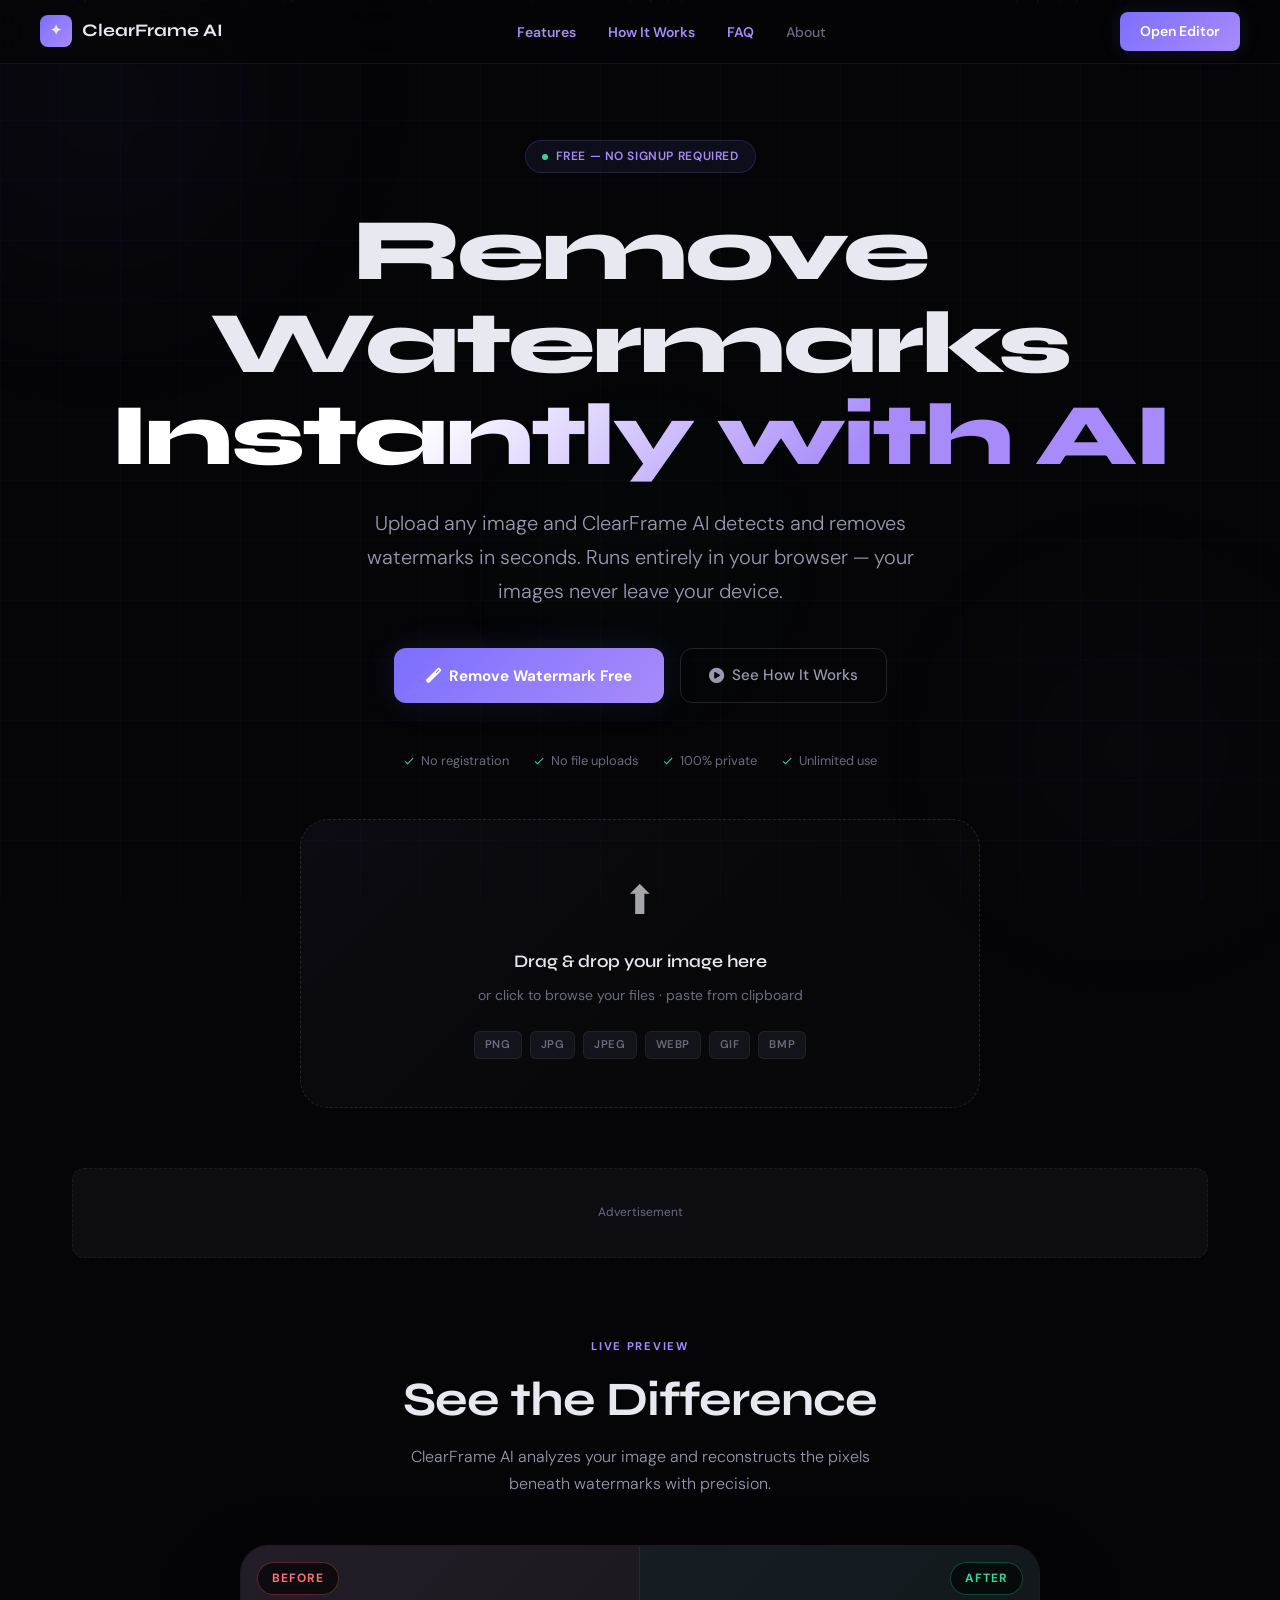
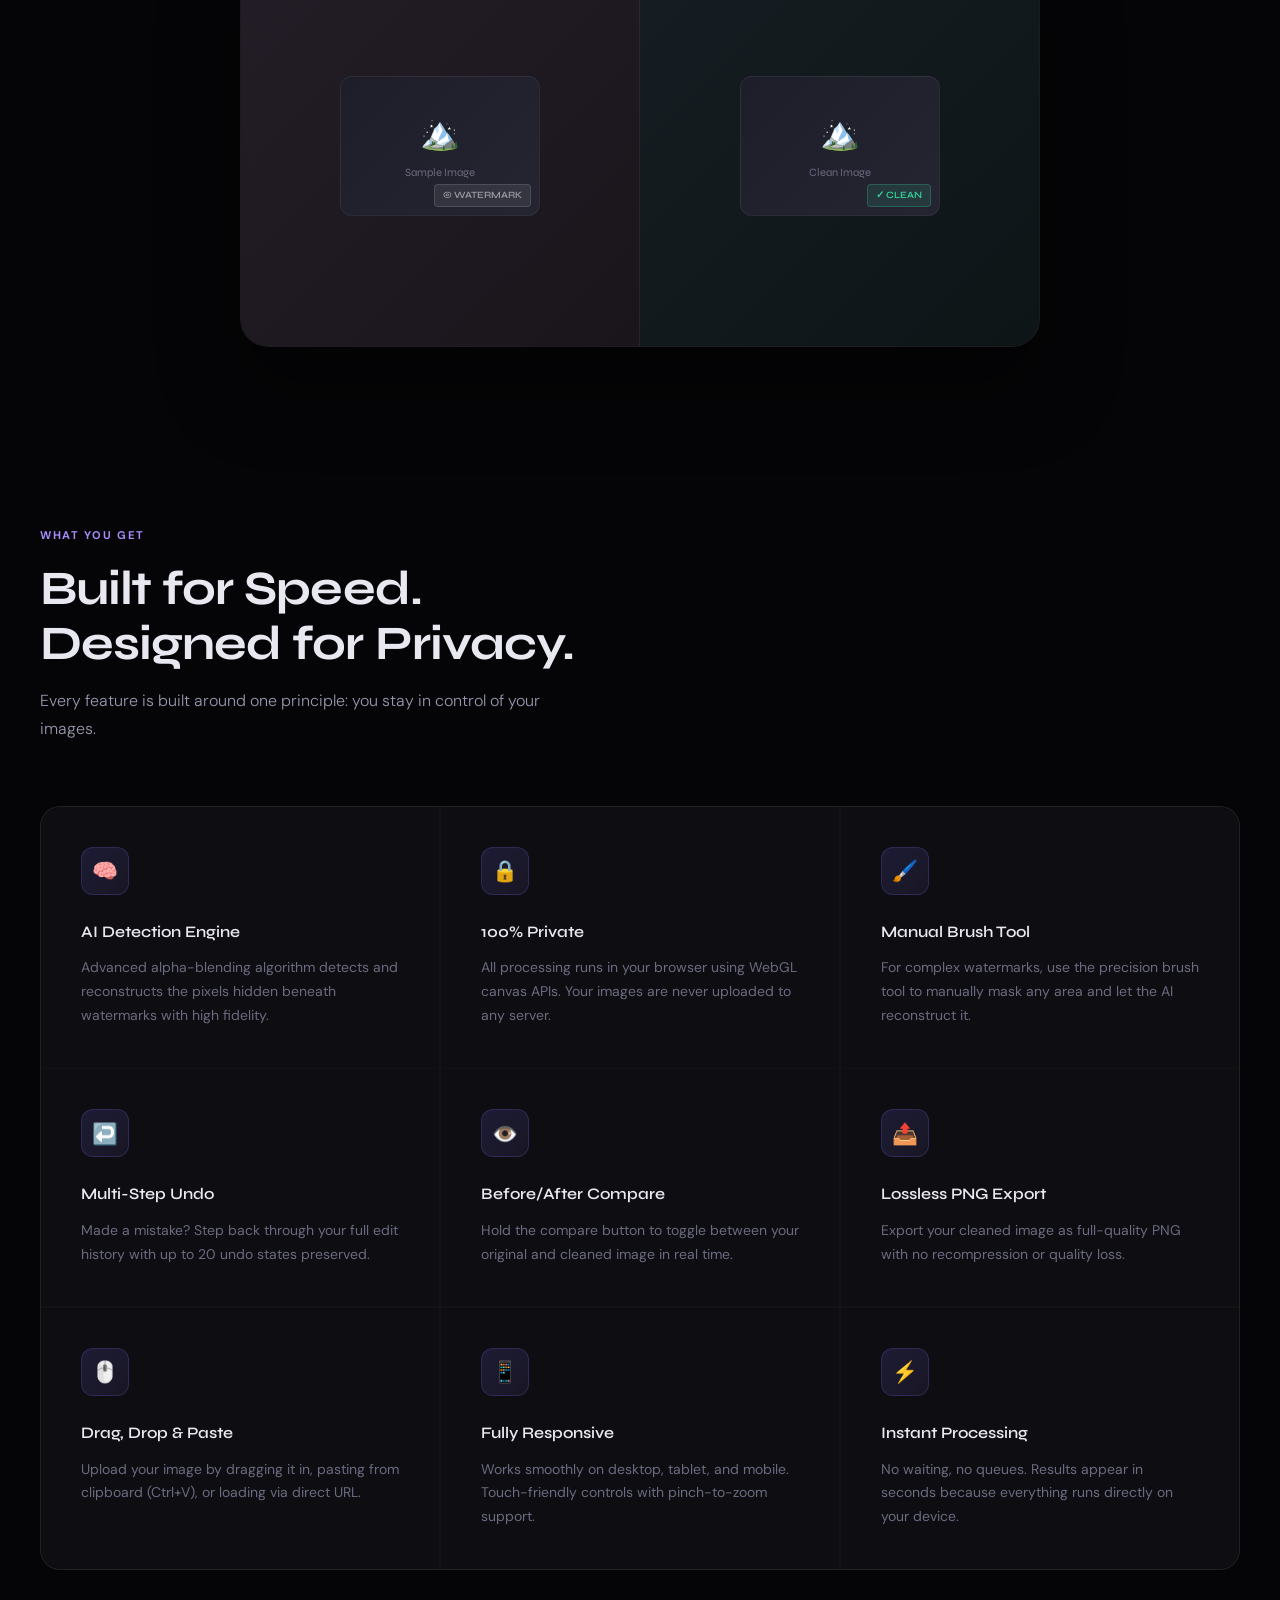
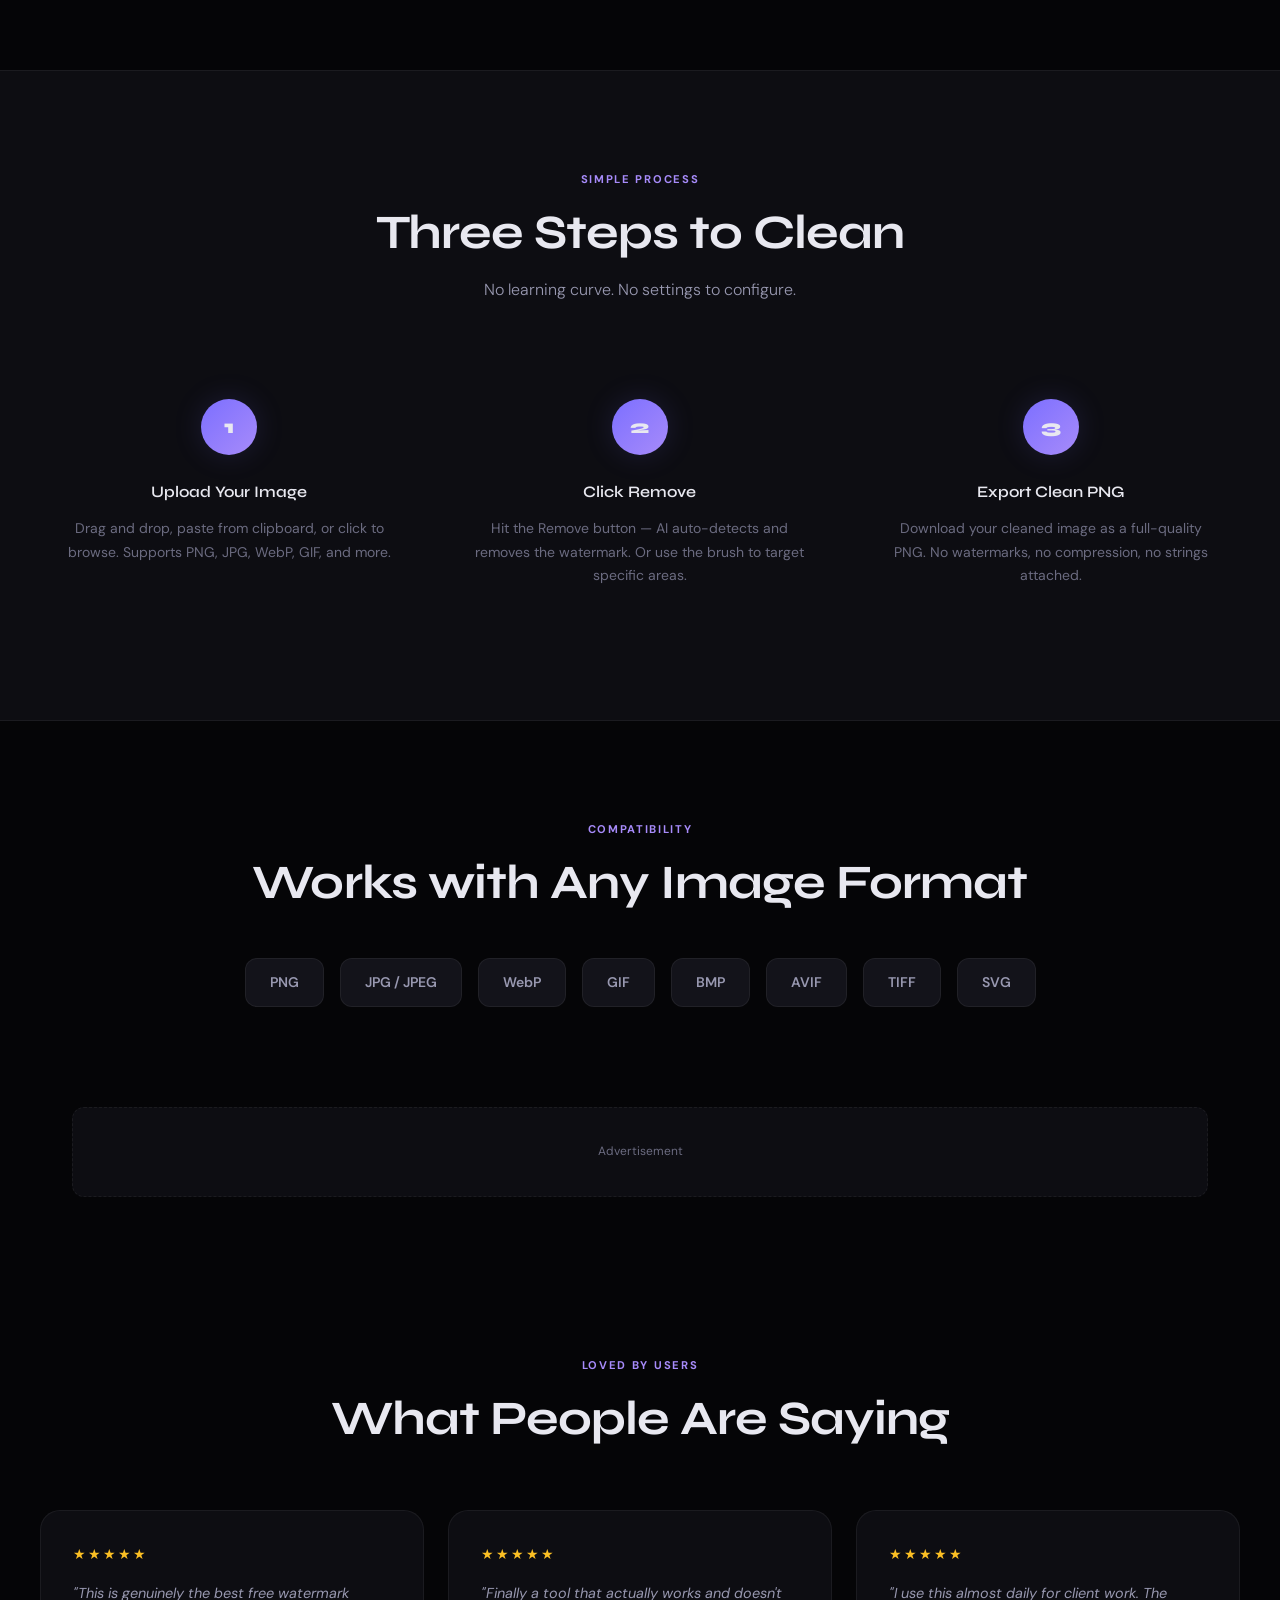
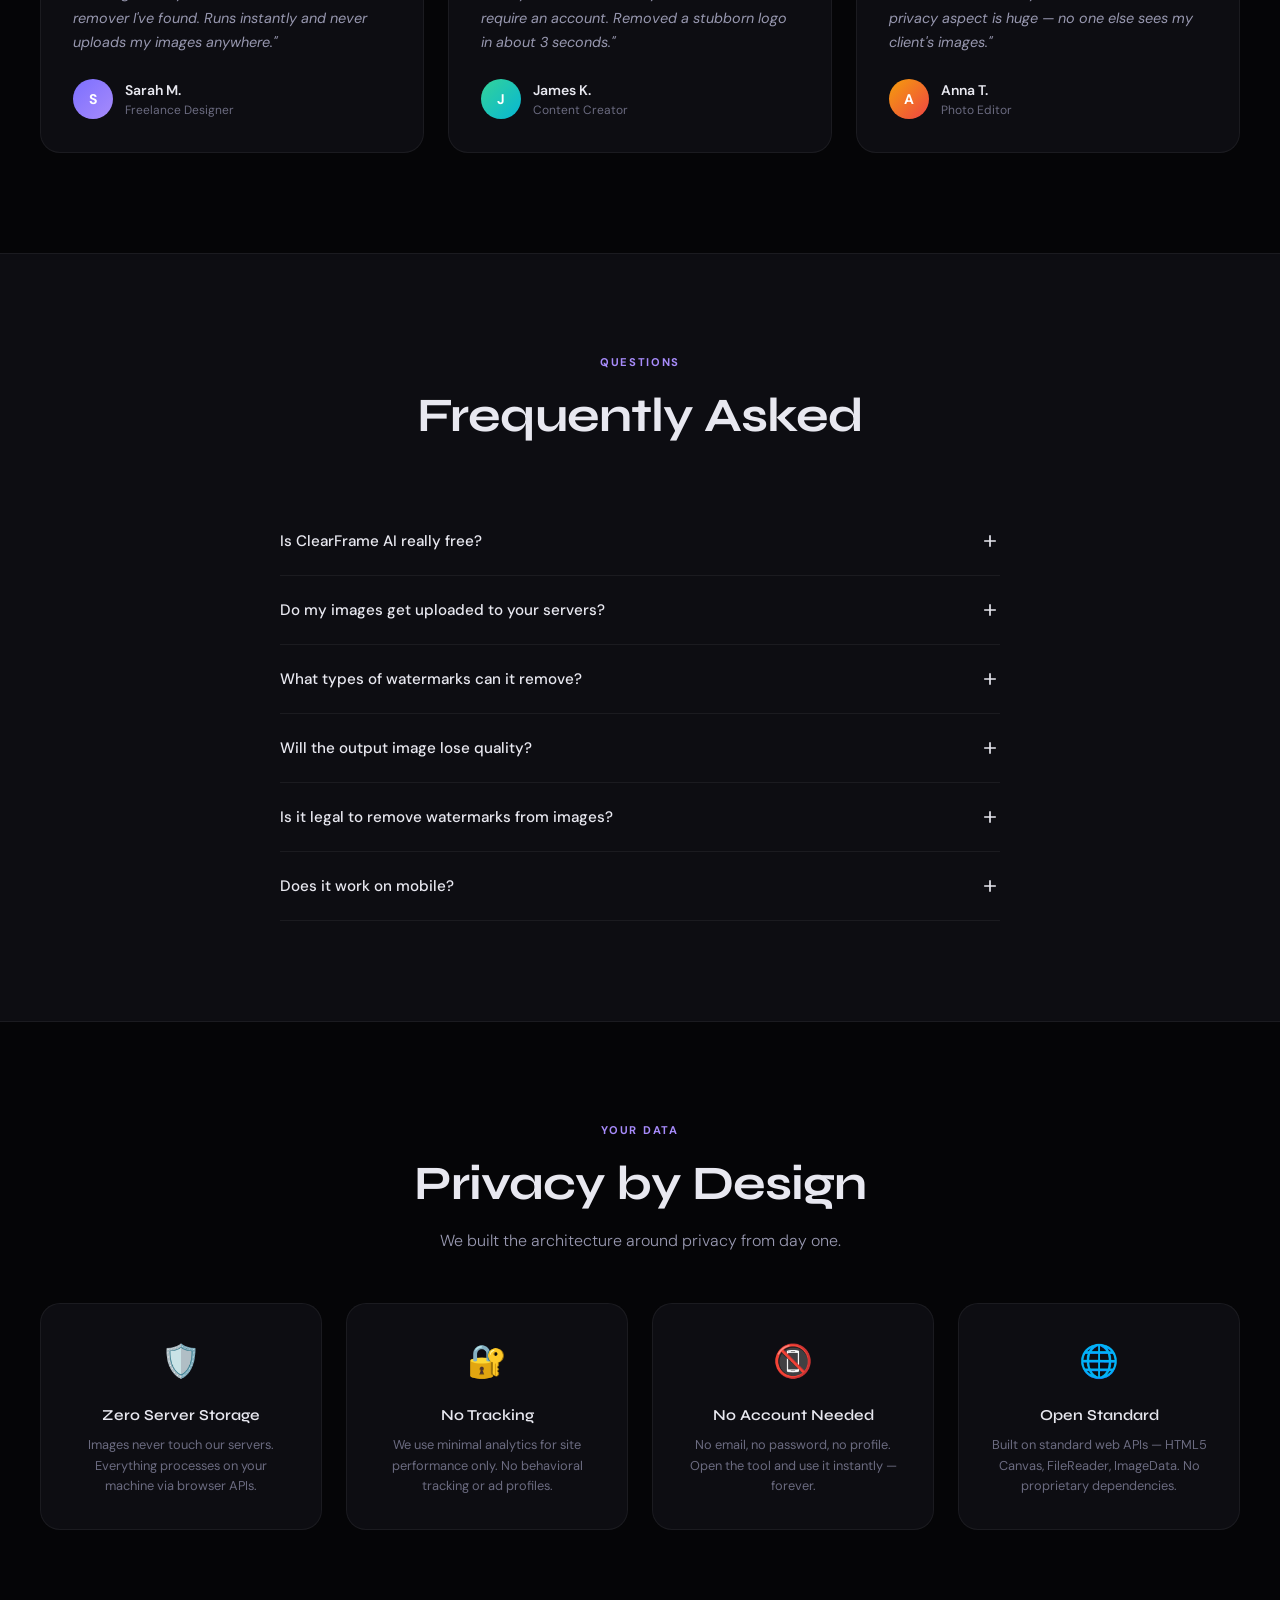
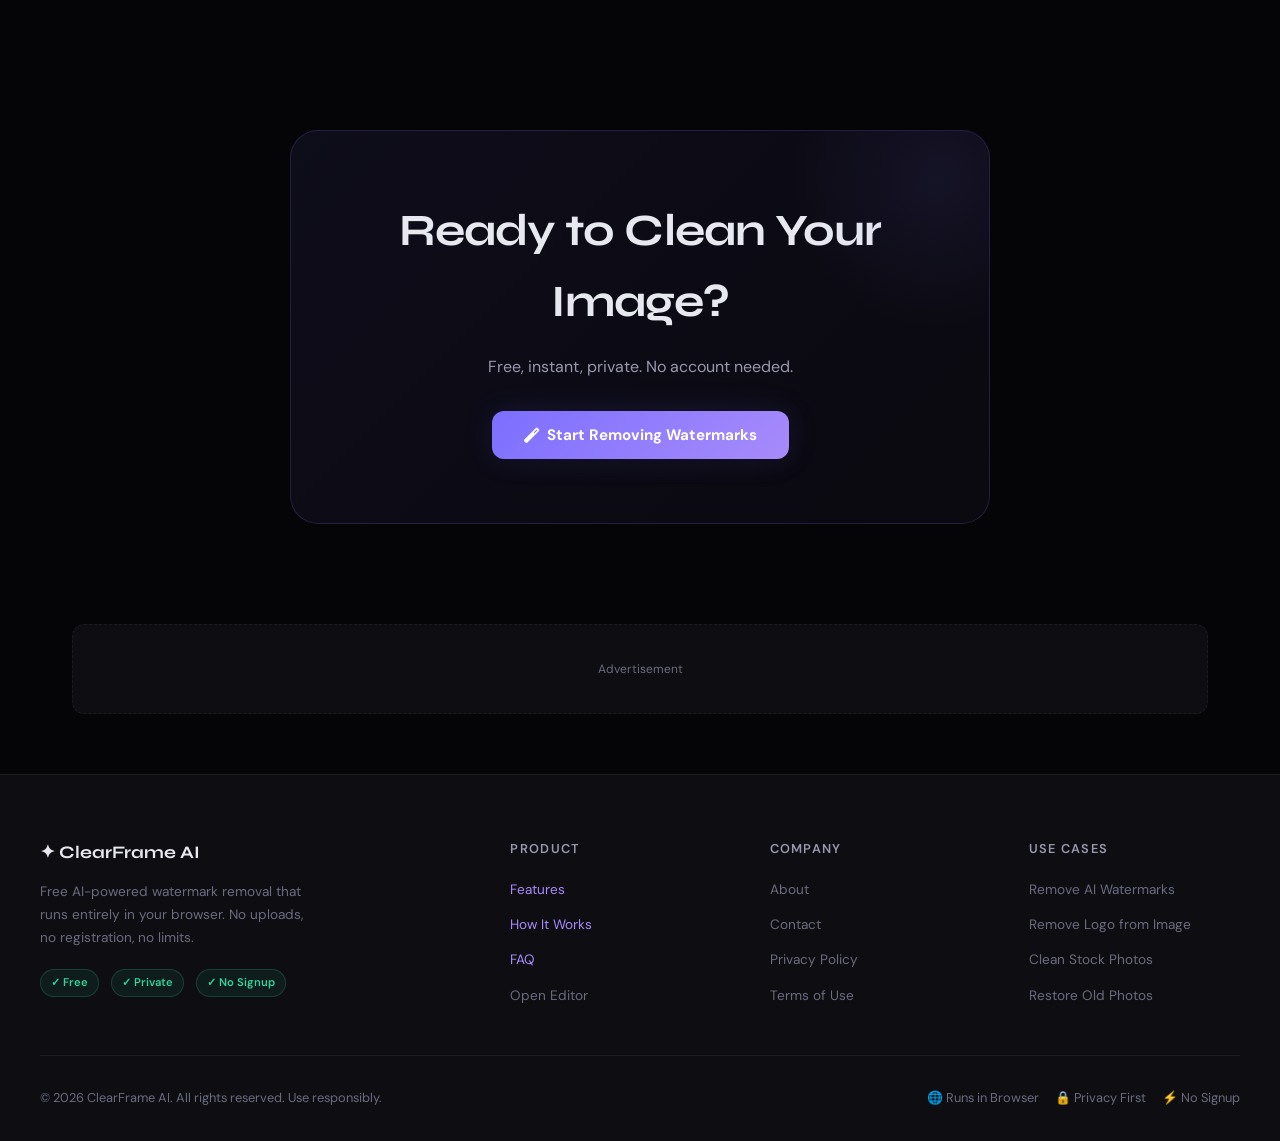
<file: index.html>
<!DOCTYPE html>
<html lang="en">
<head>
  <meta charset="UTF-8" />
  <meta name="viewport" content="width=device-width, initial-scale=1.0, maximum-scale=5.0" />
<!-- Google AdSense -->
<script async 
  src="https://pagead2.googlesyndication.com/pagead/js/adsbygoogle.js?client=ca-pub-9848054048152838"
  crossorigin="anonymous">
</script>
  <!-- ─── SEO ─── -->
  <title>ClearFrame AI — Free AI Watermark Remover | Remove Watermarks Instantly</title>
  <meta name="description" content="ClearFrame AI removes watermarks from any image in seconds — 100% free, no signup, no upload limits. Powered by AI, runs entirely in your browser. Works with PNG, JPG, WebP and more." />
  <meta name="keywords" content="AI watermark remover, free watermark remover, remove watermark from image, remove logo from image, AI image cleaner, browser watermark remover, online watermark removal, photo cleaner, image watermark eraser" />
  <meta name="author" content="ClearFrame AI" />
  <meta name="robots" content="index, follow" />
  <link rel="canonical" href="https://clearframe.ai/" />

  <!-- ─── Open Graph ─── -->
  <meta property="og:type" content="website" />
  <meta property="og:site_name" content="ClearFrame AI" />
  <meta property="og:title" content="ClearFrame AI — Remove Watermarks from Any Image, Free" />
  <meta property="og:description" content="AI-powered watermark removal that runs in your browser. No uploads, no servers, no subscriptions. Completely private and free." />
  <meta property="og:url" content="https://clearframe.ai/" />
  <meta property="og:image" content="https://clearframe.ai/img/og-image.jpg" />
  <meta property="og:image:width" content="1200" />
  <meta property="og:image:height" content="630" />

  <!-- ─── Twitter ─── -->
  <meta name="twitter:card" content="summary_large_image" />
  <meta name="twitter:title" content="ClearFrame AI — Free AI Watermark Remover" />
  <meta name="twitter:description" content="Remove watermarks from any image in seconds. No signup. No uploads. Runs locally in your browser." />
  <meta name="twitter:image" content="https://clearframe.ai/img/og-image.jpg" />

  <!-- ─── JSON-LD Structured Data ─── -->
  <script type="application/ld+json">
  {
    "@context": "https://schema.org",
    "@type": "WebApplication",
    "name": "ClearFrame AI",
    "url": "https://clearframe.ai",
    "description": "Free AI-powered watermark remover that runs entirely in your browser. No uploads, no registration required.",
    "applicationCategory": "MultimediaApplication",
    "operatingSystem": "Any",
    "offers": {
      "@type": "Offer",
      "price": "0",
      "priceCurrency": "USD"
    },
    "featureList": [
      "AI Watermark Detection",
      "Brush Masking Tool",
      "Undo Support",
      "Before/After Comparison",
      "PNG Export",
      "No Upload Required",
      "Privacy First"
    ]
  }
  </script>

  <!-- ─── Fonts & Icons ─── -->
  <link rel="preconnect" href="https://fonts.googleapis.com" />
  <link rel="preconnect" href="https://fonts.gstatic.com" crossorigin />
  <link href="https://fonts.googleapis.com/css2?family=Syne:wght@400;500;600;700;800&family=DM+Sans:ital,wght@0,300;0,400;0,500;0,600;1,400&display=swap" rel="stylesheet" />
  <link rel="stylesheet" href="https://cdnjs.cloudflare.com/ajax/libs/font-awesome/6.5.0/css/all.min.css" />

  <!-- ─── Styles ─── -->
  <link rel="stylesheet" href="./css/style.css" />

  <!-- Favicon SVG -->
  <link rel="icon" type="image/svg+xml" href="./img/logo.svg" />
  
  <style>
    /* Active nav state styles */
    .nav-links a.active {
      color: var(--accent2);
      font-weight: 600;
    }
    
    .footer-col ul li a.active {
      color: var(--accent2);
    }
    
    /* Smooth scroll behavior */
    html {
      scroll-behavior: smooth;
    }
    
    /* Fallback protection */
    .broken-link-fallback {
      display: none;
    }
  </style>
</head>
<body>

<!-- Background Effects -->
<div class="bg-grid" aria-hidden="true"></div>
<div class="orb orb-1" aria-hidden="true"></div>
<div class="orb orb-2" aria-hidden="true"></div>
<div class="orb orb-3" aria-hidden="true"></div>
<div class="particles" aria-hidden="true"></div>

<!-- Alert Toast -->
<div id="alert-toast" class="alert-toast" role="alert" aria-live="polite"></div>

<!-- ─── Navigation ─── -->
<nav role="navigation" aria-label="Main navigation">
  <div class="nav-inner">
    <a href="./index.html" class="nav-logo" aria-label="ClearFrame AI Home">
      <div class="nav-logo-icon" aria-hidden="true">✦</div>
      ClearFrame AI
    </a>

    <ul class="nav-links" role="list">
      <li><a href="./index.html#features">Features</a></li>
      <li><a href="./index.html#how-it-works">How It Works</a></li>
      <li><a href="./index.html#faq">FAQ</a></li>
      <li><a href="./about.html">About</a></li>
    </ul>

    <a href="#" class="nav-cta" id="btn-open-editor" role="button">Open Editor</a>

    <button class="nav-mobile-toggle" id="nav-toggle" aria-label="Toggle menu" aria-expanded="false">
      <i class="fas fa-bars"></i>
    </button>
  </div>
</nav>

<!-- Mobile Menu -->
<div class="nav-mobile-menu" id="nav-mobile-menu" role="dialog" aria-label="Mobile navigation">
  <a href="./index.html#features">Features</a>
  <a href="./index.html#how-it-works">How It Works</a>
  <a href="./index.html#faq">FAQ</a>
  <a href="./about.html">About</a>
  <a href="./privacy.html">Privacy</a>
  <a href="#" id="btn-open-editor-mobile" style="color:var(--accent2)">Open Editor →</a>
</div>

<!-- ═══════════════════════════════════════════════════════
     LANDING PAGE
═══════════════════════════════════════════════════════ -->
<main>

  <!-- ─── Hero ─── -->
  <section id="hero" aria-labelledby="hero-headline">
    <div class="container">
      <div class="hero-badge" aria-label="Free to use">
        <span class="hero-badge-dot"></span>
        Free — No Signup Required
      </div>

      <h1 class="hero-title" id="hero-headline">
        Remove Watermarks<br />
        <span class="grad">Instantly with AI</span>
      </h1>

      <p class="hero-sub">
        Upload any image and ClearFrame AI detects and removes watermarks in seconds. Runs entirely in your browser — your images never leave your device.
      </p>

      <div class="hero-actions">
        <button class="btn-primary" id="btn-open-editor-hero">
          <i class="fas fa-magic"></i>
          Remove Watermark Free
        </button>
        <a href="./index.html#how-it-works" class="btn-secondary">
          <i class="fas fa-play-circle"></i>
          See How It Works
        </a>
      </div>

      <div class="hero-trust">
        <span><svg xmlns="http://www.w3.org/2000/svg" width="12" height="12" viewBox="0 0 24 24" fill="currentColor" aria-hidden="true"><path d="M9 16.17L4.83 12l-1.42 1.41L9 19 21 7l-1.41-1.41z"/></svg>No registration</span>
        <span><svg xmlns="http://www.w3.org/2000/svg" width="12" height="12" viewBox="0 0 24 24" fill="currentColor" aria-hidden="true"><path d="M9 16.17L4.83 12l-1.42 1.41L9 19 21 7l-1.41-1.41z"/></svg>No file uploads</span>
        <span><svg xmlns="http://www.w3.org/2000/svg" width="12" height="12" viewBox="0 0 24 24" fill="currentColor" aria-hidden="true"><path d="M9 16.17L4.83 12l-1.42 1.41L9 19 21 7l-1.41-1.41z"/></svg>100% private</span>
        <span><svg xmlns="http://www.w3.org/2000/svg" width="12" height="12" viewBox="0 0 24 24" fill="currentColor" aria-hidden="true"><path d="M9 16.17L4.83 12l-1.42 1.41L9 19 21 7l-1.41-1.41z"/></svg>Unlimited use</span>
      </div>

      <!-- Upload Zone -->
      <div class="upload-zone" id="hero-upload-zone" role="button" tabindex="0" aria-label="Upload image to remove watermark">
        <div class="upload-icon" aria-hidden="true">⬆</div>
        <div class="upload-title">Drag & drop your image here</div>
        <div class="upload-sub">or click to browse your files · paste from clipboard</div>
        <div class="upload-formats" aria-label="Supported formats">
          <span>PNG</span><span>JPG</span><span>JPEG</span><span>WEBP</span><span>GIF</span><span>BMP</span>
        </div>
      </div>
      <input type="file" id="hero-file-input" accept="image/*" style="display:none" aria-label="Choose image file" />
    </div>
  </section>

  <!-- ─── Ad Slot ─── -->
  <div class="container" style="padding: 0 2rem;">
    <div class="ad-slot" aria-label="Advertisement">Advertisement</div>
  </div>

  <!-- ─── Before/After ─── -->
  <section id="before-after" aria-labelledby="ba-headline">
    <div class="container" style="text-align:center;">
      <span class="section-label">Live Preview</span>
      <h2 class="section-title reveal" id="ba-headline">See the Difference</h2>
      <p class="section-sub reveal" style="margin: 0 auto 3rem;">ClearFrame AI analyzes your image and reconstructs the pixels beneath watermarks with precision.</p>

      <div class="ba-wrapper reveal">
        <div class="ba-container">
          <span class="ba-label before">Before</span>
          <span class="ba-label after">After</span>
          <div class="ba-demo">
            <div class="ba-demo-inner">
              <div class="ba-half ba-half-before">
                <div class="watermark-demo">
                  <div class="watermark-demo-text">
                    <div style="font-size:2rem;margin-bottom:8px;">🏔️</div>
                    Sample Image
                  </div>
                  <div class="watermark-stamp">© WATERMARK</div>
                </div>
              </div>
              <div class="ba-half ba-half-after">
                <div class="watermark-demo">
                  <div class="watermark-demo-text">
                    <div style="font-size:2rem;margin-bottom:8px;">🏔️</div>
                    Clean Image
                  </div>
                  <div class="clean-badge">✓ CLEAN</div>
                </div>
              </div>
            </div>
          </div>
        </div>
      </div>
    </div>
  </section>

  <!-- ─── Features ─── -->
  <section id="features" aria-labelledby="features-headline">
    <div class="container">
      <span class="section-label">What You Get</span>
      <h2 class="section-title reveal" id="features-headline">Built for Speed.<br />Designed for Privacy.</h2>
      <p class="section-sub reveal">Every feature is built around one principle: you stay in control of your images.</p>

      <div class="features-grid" role="list">
        <div class="feature-card reveal" role="listitem">
          <div class="feature-icon" aria-hidden="true">🧠</div>
          <h3 class="feature-title">AI Detection Engine</h3>
          <p class="feature-desc">Advanced alpha-blending algorithm detects and reconstructs the pixels hidden beneath watermarks with high fidelity.</p>
        </div>
        <div class="feature-card reveal" role="listitem">
          <div class="feature-icon" aria-hidden="true">🔒</div>
          <h3 class="feature-title">100% Private</h3>
          <p class="feature-desc">All processing runs in your browser using WebGL canvas APIs. Your images are never uploaded to any server.</p>
        </div>
        <div class="feature-card reveal" role="listitem">
          <div class="feature-icon" aria-hidden="true">🖌️</div>
          <h3 class="feature-title">Manual Brush Tool</h3>
          <p class="feature-desc">For complex watermarks, use the precision brush tool to manually mask any area and let the AI reconstruct it.</p>
        </div>
        <div class="feature-card reveal" role="listitem">
          <div class="feature-icon" aria-hidden="true">↩️</div>
          <h3 class="feature-title">Multi-Step Undo</h3>
          <p class="feature-desc">Made a mistake? Step back through your full edit history with up to 20 undo states preserved.</p>
        </div>
        <div class="feature-card reveal" role="listitem">
          <div class="feature-icon" aria-hidden="true">👁️</div>
          <h3 class="feature-title">Before/After Compare</h3>
          <p class="feature-desc">Hold the compare button to toggle between your original and cleaned image in real time.</p>
        </div>
        <div class="feature-card reveal" role="listitem">
          <div class="feature-icon" aria-hidden="true">📤</div>
          <h3 class="feature-title">Lossless PNG Export</h3>
          <p class="feature-desc">Export your cleaned image as full-quality PNG with no recompression or quality loss.</p>
        </div>
        <div class="feature-card reveal" role="listitem">
          <div class="feature-icon" aria-hidden="true">🖱️</div>
          <h3 class="feature-title">Drag, Drop & Paste</h3>
          <p class="feature-desc">Upload your image by dragging it in, pasting from clipboard (Ctrl+V), or loading via direct URL.</p>
        </div>
        <div class="feature-card reveal" role="listitem">
          <div class="feature-icon" aria-hidden="true">📱</div>
          <h3 class="feature-title">Fully Responsive</h3>
          <p class="feature-desc">Works smoothly on desktop, tablet, and mobile. Touch-friendly controls with pinch-to-zoom support.</p>
        </div>
        <div class="feature-card reveal" role="listitem">
          <div class="feature-icon" aria-hidden="true">⚡</div>
          <h3 class="feature-title">Instant Processing</h3>
          <p class="feature-desc">No waiting, no queues. Results appear in seconds because everything runs directly on your device.</p>
        </div>
      </div>
    </div>
  </section>

  <!-- ─── How It Works ─── -->
  <section id="how-it-works" aria-labelledby="hiw-headline">
    <div class="container">
      <div style="text-align:center;">
        <span class="section-label">Simple Process</span>
        <h2 class="section-title reveal" id="hiw-headline">Three Steps to Clean</h2>
        <p class="section-sub reveal" style="margin: 0 auto;">No learning curve. No settings to configure.</p>
      </div>

      <div class="steps">
        <div class="step reveal">
          <div class="step-num" aria-hidden="true">1</div>
          <h3 class="step-title">Upload Your Image</h3>
          <p class="step-desc">Drag and drop, paste from clipboard, or click to browse. Supports PNG, JPG, WebP, GIF, and more.</p>
        </div>
        <div class="step reveal">
          <div class="step-num" aria-hidden="true">2</div>
          <h3 class="step-title">Click Remove</h3>
          <p class="step-desc">Hit the Remove button — AI auto-detects and removes the watermark. Or use the brush to target specific areas.</p>
        </div>
        <div class="step reveal">
          <div class="step-num" aria-hidden="true">3</div>
          <h3 class="step-title">Export Clean PNG</h3>
          <p class="step-desc">Download your cleaned image as a full-quality PNG. No watermarks, no compression, no strings attached.</p>
        </div>
      </div>
    </div>
  </section>

  <!-- ─── Supported Formats ─── -->
  <section aria-labelledby="formats-headline">
    <div class="container" style="text-align:center;">
      <span class="section-label">Compatibility</span>
      <h2 class="section-title reveal" id="formats-headline">Works with Any Image Format</h2>
      <div class="formats-grid reveal" role="list">
        <div class="format-pill" role="listitem">PNG</div>
        <div class="format-pill" role="listitem">JPG / JPEG</div>
        <div class="format-pill" role="listitem">WebP</div>
        <div class="format-pill" role="listitem">GIF</div>
        <div class="format-pill" role="listitem">BMP</div>
        <div class="format-pill" role="listitem">AVIF</div>
        <div class="format-pill" role="listitem">TIFF</div>
        <div class="format-pill" role="listitem">SVG</div>
      </div>
    </div>
  </section>

  <!-- ─── Ad Slot ─── -->
  <div class="container" style="padding: 0 2rem 60px;">
    <div class="ad-slot" aria-label="Advertisement">Advertisement</div>
  </div>

  <!-- ─── Testimonials ─── -->
  <section id="testimonials" aria-labelledby="testimonials-headline">
    <div class="container">
      <div style="text-align:center;margin-bottom:0;">
        <span class="section-label">Loved By Users</span>
        <h2 class="section-title reveal" id="testimonials-headline">What People Are Saying</h2>
      </div>

      <div class="testimonials-grid">
        <article class="testimonial-card reveal">
          <div class="testimonial-stars" aria-label="5 out of 5 stars">★★★★★</div>
          <p class="testimonial-text">"This is genuinely the best free watermark remover I've found. Runs instantly and never uploads my images anywhere."</p>
          <div class="testimonial-author">
            <div class="testimonial-avatar" style="background:linear-gradient(135deg,#7c6fff,#a78bfa)" aria-hidden="true">S</div>
            <div>
              <div class="testimonial-name">Sarah M.</div>
              <div class="testimonial-role">Freelance Designer</div>
            </div>
          </div>
        </article>
        <article class="testimonial-card reveal">
          <div class="testimonial-stars" aria-label="5 out of 5 stars">★★★★★</div>
          <p class="testimonial-text">"Finally a tool that actually works and doesn't require an account. Removed a stubborn logo in about 3 seconds."</p>
          <div class="testimonial-author">
            <div class="testimonial-avatar" style="background:linear-gradient(135deg,#34d399,#06b6d4)" aria-hidden="true">J</div>
            <div>
              <div class="testimonial-name">James K.</div>
              <div class="testimonial-role">Content Creator</div>
            </div>
          </div>
        </article>
        <article class="testimonial-card reveal">
          <div class="testimonial-stars" aria-label="5 out of 5 stars">★★★★★</div>
          <p class="testimonial-text">"I use this almost daily for client work. The privacy aspect is huge — no one else sees my client's images."</p>
          <div class="testimonial-author">
            <div class="testimonial-avatar" style="background:linear-gradient(135deg,#f59e0b,#ef4444)" aria-hidden="true">A</div>
            <div>
              <div class="testimonial-name">Anna T.</div>
              <div class="testimonial-role">Photo Editor</div>
            </div>
          </div>
        </article>
      </div>
    </div>
  </section>

  <!-- ─── FAQ ─── -->
  <section id="faq" aria-labelledby="faq-headline">
    <div class="container">
      <div style="text-align:center;">
        <span class="section-label">Questions</span>
        <h2 class="section-title reveal" id="faq-headline">Frequently Asked</h2>
      </div>

      <div class="faq-list" role="list">
        <div class="faq-item" role="listitem">
          <button class="faq-q" aria-expanded="false">
            Is ClearFrame AI really free?
            <svg class="icon" viewBox="0 0 24 24" fill="none" stroke="currentColor" stroke-width="2" aria-hidden="true"><path d="M12 5v14M5 12h14"/></svg>
          </button>
          <div class="faq-a">Yes, completely. There are no paid tiers, no hidden limits, and no credit card required. ClearFrame AI is free to use for everyone, unlimited.</div>
        </div>
        <div class="faq-item" role="listitem">
          <button class="faq-q" aria-expanded="false">
            Do my images get uploaded to your servers?
            <svg class="icon" viewBox="0 0 24 24" fill="none" stroke="currentColor" stroke-width="2" aria-hidden="true"><path d="M12 5v14M5 12h14"/></svg>
          </button>
          <div class="faq-a">Never. All processing happens 100% in your browser using the HTML5 Canvas API. Your images are not sent to any server at any point. This is a core design principle, not just a feature.</div>
        </div>
        <div class="faq-item" role="listitem">
          <button class="faq-q" aria-expanded="false">
            What types of watermarks can it remove?
            <svg class="icon" viewBox="0 0 24 24" fill="none" stroke="currentColor" stroke-width="2" aria-hidden="true"><path d="M12 5v14M5 12h14"/></svg>
          </button>
          <div class="faq-a">ClearFrame AI is optimized for semi-transparent overlay watermarks (like logos placed over images). For complex or opaque watermarks, use the manual brush tool to mark the area and let the AI reconstruct the region.</div>
        </div>
        <div class="faq-item" role="listitem">
          <button class="faq-q" aria-expanded="false">
            Will the output image lose quality?
            <svg class="icon" viewBox="0 0 24 24" fill="none" stroke="currentColor" stroke-width="2" aria-hidden="true"><path d="M12 5v14M5 12h14"/></svg>
          </button>
          <div class="faq-a">The export is full-quality lossless PNG. The original resolution and color depth are preserved. No re-compression is applied.</div>
        </div>
        <div class="faq-item" role="listitem">
          <button class="faq-q" aria-expanded="false">
            Is it legal to remove watermarks from images?
            <svg class="icon" viewBox="0 0 24 24" fill="none" stroke="currentColor" stroke-width="2" aria-hidden="true"><path d="M12 5v14M5 12h14"/></svg>
          </button>
          <div class="faq-a">It depends on the specific image and your usage. This tool is intended for personal use, editing your own images, removing watermarks from photos you have purchased or legally obtained. Removing watermarks from copyrighted material you don't own rights to may violate copyright law. Please use responsibly.</div>
        </div>
        <div class="faq-item" role="listitem">
          <button class="faq-q" aria-expanded="false">
            Does it work on mobile?
            <svg class="icon" viewBox="0 0 24 24" fill="none" stroke="currentColor" stroke-width="2" aria-hidden="true"><path d="M12 5v14M5 12h14"/></svg>
          </button>
          <div class="faq-a">Yes. The editor is fully responsive with touch support for panning and zooming. Large images may process slower on lower-end mobile devices.</div>
        </div>
      </div>
    </div>
  </section>

  <!-- ─── Privacy ─── -->
  <section id="privacy" aria-labelledby="privacy-headline">
    <div class="container">
      <div style="text-align:center;">
        <span class="section-label">Your Data</span>
        <h2 class="section-title reveal" id="privacy-headline">Privacy by Design</h2>
        <p class="section-sub reveal" style="margin: 0 auto 3rem;">We built the architecture around privacy from day one.</p>
      </div>

      <div class="privacy-cards">
        <div class="privacy-card reveal">
          <div class="icon" aria-hidden="true">🛡️</div>
          <h3>Zero Server Storage</h3>
          <p>Images never touch our servers. Everything processes on your machine via browser APIs.</p>
        </div>
        <div class="privacy-card reveal">
          <div class="icon" aria-hidden="true">🔐</div>
          <h3>No Tracking</h3>
          <p>We use minimal analytics for site performance only. No behavioral tracking or ad profiles.</p>
        </div>
        <div class="privacy-card reveal">
          <div class="icon" aria-hidden="true">📵</div>
          <h3>No Account Needed</h3>
          <p>No email, no password, no profile. Open the tool and use it instantly — forever.</p>
        </div>
        <div class="privacy-card reveal">
          <div class="icon" aria-hidden="true">🌐</div>
          <h3>Open Standard</h3>
          <p>Built on standard web APIs — HTML5 Canvas, FileReader, ImageData. No proprietary dependencies.</p>
        </div>
      </div>
    </div>
  </section>

  <!-- ─── CTA ─── -->
  <section id="cta">
    <div class="container">
      <div class="cta-box reveal">
        <h2>Ready to Clean Your Image?</h2>
        <p>Free, instant, private. No account needed.</p>
        <button class="btn-primary" id="btn-open-editor-cta">
          <i class="fas fa-magic"></i>
          Start Removing Watermarks
        </button>
      </div>
    </div>
  </section>

  <!-- ─── Ad Slot ─── -->
  <div class="container" style="padding: 0 2rem 60px;">
    <div class="ad-slot" aria-label="Advertisement">Advertisement</div>
  </div>

</main>

<!-- ─── Footer ─── -->
<footer>
  <div class="footer-inner">
    <div class="footer-grid">
      <div class="footer-brand">
        <h3>✦ ClearFrame AI</h3>
        <p>Free AI-powered watermark removal that runs entirely in your browser. No uploads, no registration, no limits.</p>
        <div style="display:flex;gap:0.75rem;margin-top:1.25rem;" role="list" aria-label="Trust badges">
          <span class="badge">✓ Free</span>
          <span class="badge">✓ Private</span>
          <span class="badge">✓ No Signup</span>
        </div>
      </div>
      <div class="footer-col">
        <h4>Product</h4>
        <ul>
          <li><a href="./index.html#features">Features</a></li>
          <li><a href="./index.html#how-it-works">How It Works</a></li>
          <li><a href="./index.html#faq">FAQ</a></li>
          <li><a href="#" id="footer-editor-link">Open Editor</a></li>
        </ul>
      </div>
      <div class="footer-col">
        <h4>Company</h4>
        <ul>
          <li><a href="./about.html">About</a></li>
          <li><a href="./contact.html">Contact</a></li>
          <li><a href="./privacy.html">Privacy Policy</a></li>
          <li><a href="./terms.html">Terms of Use</a></li>
        </ul>
      </div>
      <div class="footer-col">
        <h4>Use Cases</h4>
        <ul>
          <li><a href="#">Remove AI Watermarks</a></li>
          <li><a href="#">Remove Logo from Image</a></li>
          <li><a href="#">Clean Stock Photos</a></li>
          <li><a href="#">Restore Old Photos</a></li>
        </ul>
      </div>
    </div>

    <div class="footer-bottom">
      <span>© 2026 ClearFrame AI. All rights reserved. Use responsibly.</span>
      <div class="footer-badges">
        <span>🌐 Runs in Browser</span>
        <span>🔒 Privacy First</span>
        <span>⚡ No Signup</span>
      </div>
    </div>
  </div>
</footer>

<!-- ═══════════════════════════════════════════════════════
     EDITOR SECTION (fullscreen overlay)
═══════════════════════════════════════════════════════ -->
<section id="editor-section" aria-label="Image Editor" role="main">
  <!-- Editor Nav -->
  <header class="editor-nav">
    <div class="editor-nav-left">
      <button class="editor-back" id="btn-back" aria-label="Return to home page">
        <i class="fas fa-arrow-left" aria-hidden="true"></i>
        Back
      </button>
      <div class="divider" style="width:1px;height:20px;background:var(--border);"></div>
      <span class="editor-filename" id="editor-filename" aria-live="polite">No image loaded</span>
      <span class="editor-dims" id="editor-dims" aria-live="polite"></span>
    </div>
    <div class="editor-nav-right">
      <button class="btn-secondary" id="btn-url" style="padding:6px 14px;font-size:0.78rem;" aria-label="Load image from URL">
        <i class="fas fa-link" aria-hidden="true"></i> URL
      </button>
      <button class="btn-secondary" id="btn-open-file" style="padding:6px 14px;font-size:0.78rem;" aria-label="Open image file">
        <i class="fas fa-folder-open" aria-hidden="true"></i> Open
      </button>
      <button class="btn-export" id="btn-export" disabled aria-label="Export cleaned image as PNG">
        <i class="fas fa-download" aria-hidden="true"></i> Export PNG
      </button>
    </div>
  </header>

  <!-- Editor Body -->
  <div class="editor-body">
    <!-- Sidebar -->
    <aside class="editor-sidebar" aria-label="Editor tools">
      <button class="editor-tool-btn" id="btn-undo" disabled title="Undo (Ctrl+Z)" aria-label="Undo last action">
        <i class="fas fa-rotate-left" aria-hidden="true"></i>
      </button>
      <button class="editor-tool-btn" id="btn-compare" title="Hold to compare with original" aria-label="Hold to compare with original">
        <i class="fas fa-eye" aria-hidden="true"></i>
      </button>
    </aside>

    <!-- Canvas Area -->
    <div class="editor-canvas-area" id="editor-canvas-area" role="img" aria-label="Image canvas editor">
      <!-- Empty State -->
      <div class="editor-empty" id="editor-empty">
        <div class="editor-upload-prompt" id="editor-upload-prompt" role="button" tabindex="0" aria-label="Click to upload image">
          <div class="icon" aria-hidden="true">🖼️</div>
          <p>Drop image here or click to browse</p>
          <p style="margin-top:6px;font-size:0.75rem;">Supports PNG, JPG, WebP and more</p>
        </div>
      </div>

      <!-- Canvas Stage -->
      <div class="canvas-stage" id="canvas-stage" aria-label="Loaded image for editing">
        <canvas id="main-canvas" aria-label="Main image canvas"></canvas>
        <canvas id="mask-canvas" style="position:absolute;top:0;left:0;width:100%;height:100%;opacity:0.6;pointer-events:none;mix-blend-mode:screen;" aria-hidden="true"></canvas>
      </div>

      <!-- Bottom Controls -->
      <div class="editor-bottom-bar" aria-label="Editor controls">
        <div class="bottom-pill">
          <button class="remove-btn" id="btn-remove" aria-label="Remove watermark from image">
            <i class="fas fa-magic" aria-hidden="true"></i> Remove
          </button>
        </div>
        <div class="bottom-pill zoom-pill" role="group" aria-label="Zoom controls">
          <button class="zoom-btn" id="btn-zoom-out" aria-label="Zoom out">
            <i class="fas fa-minus" aria-hidden="true"></i>
          </button>
          <span id="zoom-display" aria-live="polite">100%</span>
          <button class="zoom-btn" id="btn-zoom-in" aria-label="Zoom in">
            <i class="fas fa-plus" aria-hidden="true"></i>
          </button>
        </div>
      </div>
    </div>
  </div>
  <input type="file" id="editor-file-input" accept="image/*" style="display:none" aria-label="Choose image file" />
</section>

<!-- URL Modal -->
<div class="modal-overlay" id="url-modal" role="dialog" aria-modal="true" aria-labelledby="url-modal-title">
  <div class="modal-box">
    <h3 id="url-modal-title">Load from URL</h3>
    <p>Paste a direct image URL below. Note: CORS restrictions may block some URLs.</p>
    <input class="modal-input" id="url-input" type="url" placeholder="https://example.com/image.jpg" autocomplete="off" aria-label="Image URL" />
    <div class="modal-actions">
      <button class="modal-cancel" id="url-cancel">Cancel</button>
      <button class="modal-confirm" id="url-confirm">Load Image</button>
    </div>
  </div>
</div>

<!-- Scripts -->
<script src="./js/watermark-remover.js"></script>
<script src="./js/app.js"></script>
<script>
  // Navigation Helper - Set active nav state based on current page
  function setActiveNavState() {
    const currentPath = window.location.pathname;
    const currentFile = currentPath.split('/').pop() || 'index.html';
    
    // Update nav links
    document.querySelectorAll('.nav-links a, .footer-col ul li a').forEach(link => {
      const href = link.getAttribute('href');
      if (href && !href.startsWith('#')) {
        const hrefFile = href.split('/').pop().split('#')[0];
        if (hrefFile === currentFile) {
          link.classList.add('active');
        } else {
          link.classList.remove('active');
        }
      }
    });
  }
  
  // Fallback protection - handle broken routes
  function handleBrokenRoutes() {
    // Check if we're on a valid page
    const validPages = ['index.html', 'about.html', 'privacy.html', 'terms.html', 'contact.html'];
    const currentPath = window.location.pathname;
    const currentFile = currentPath.split('/').pop() || 'index.html';
    
    // If not on a valid page, redirect to index.html
    if (!validPages.includes(currentFile) && currentFile !== '') {
      console.warn('Invalid route detected, redirecting to home');
      window.location.href = './index.html';
      return false;
    }
    return true;
  }
  
  // Wire up editor-open buttons
  function openEditorSafely(e) {
    if (e) e.preventDefault();
    if (typeof openEditor === 'function') {
      openEditor();
    } else {
      console.warn('Editor function not ready yet');
      // Fallback: try to initialize editor
      if (typeof editor !== 'undefined' && editor.init) {
        editor.init();
      }
    }
  }
  
  // Smooth scroll for hash links
  function setupSmoothScroll() {
    document.querySelectorAll('a[href^="./index.html#"], a[href^="#"]').forEach(anchor => {
      anchor.addEventListener('click', function(e) {
        const hash = this.getAttribute('href').split('#')[1];
        if (hash && hash !== 'index.html') {
          e.preventDefault();
          const target = document.getElementById(hash);
          if (target) {
            target.scrollIntoView({ behavior: 'smooth', block: 'start' });
            history.pushState(null, null, `#${hash}`);
          }
        }
      });
    });
  }
  
  // Handle back button from editor
  function setupBackButton() {
    const backBtn = document.getElementById('btn-back');
    if (backBtn) {
      backBtn.addEventListener('click', (e) => {
        e.preventDefault();
        // Close editor and return to home
        const editorSection = document.getElementById('editor-section');
        if (editorSection) {
          editorSection.classList.remove('active');
        }
        // Navigate to home
        window.location.href = './index.html';
      });
    }
  }
  
  // DOM ready
  document.addEventListener('DOMContentLoaded', () => {
    // Handle broken routes first
    if (!handleBrokenRoutes()) return;
    
    // Set active nav state
    setActiveNavState();
    
    // Setup smooth scrolling
    setupSmoothScroll();
    
    // Setup back button
    setupBackButton();
    
    // Wire up editor open buttons
    const editorButtons = [
      'btn-open-editor-hero',
      'btn-open-editor-cta', 
      'btn-open-editor-mobile',
      'footer-editor-link',
      'btn-open-editor'
    ];
    
    editorButtons.forEach(id => {
      const btn = document.getElementById(id);
      if (btn) {
        btn.addEventListener('click', openEditorSafely);
      }
    });
    
    // Enable export when image loaded (patched from original)
    if (typeof editor !== 'undefined' && editor.setup) {
      const origSetup = editor.setup.bind(editor);
      editor.setup = function(img) {
        origSetup(img);
        const exportBtn = document.getElementById('btn-export');
        if (exportBtn) exportBtn.disabled = false;
      };
    }
    
    // Handle URL hash on load for smooth scrolling
    if (window.location.hash) {
      const hash = window.location.hash.substring(1);
      const target = document.getElementById(hash);
      if (target) {
        setTimeout(() => {
          target.scrollIntoView({ behavior: 'smooth', block: 'start' });
        }, 100);
      }
    }
    
    // Mobile menu toggle
    const navToggle = document.getElementById('nav-toggle');
    const mobileMenu = document.getElementById('nav-mobile-menu');
    if (navToggle && mobileMenu) {
      navToggle.addEventListener('click', () => {
        const expanded = navToggle.getAttribute('aria-expanded') === 'true';
        navToggle.setAttribute('aria-expanded', !expanded);
        mobileMenu.classList.toggle('active');
      });
    }
  });
  
  // Fallback for navigation errors
  window.addEventListener('error', function(e) {
    if (e.message && e.message.includes('Failed to fetch')) {
      console.warn('Resource loading error, but continuing...');
    }
  });
  
  // Prevent directory listing issues
  if (window.location.protocol === 'file:') {
    console.log('Running from file:// protocol - navigation using relative paths');
  }
</script>
</body>
</html>
</file>
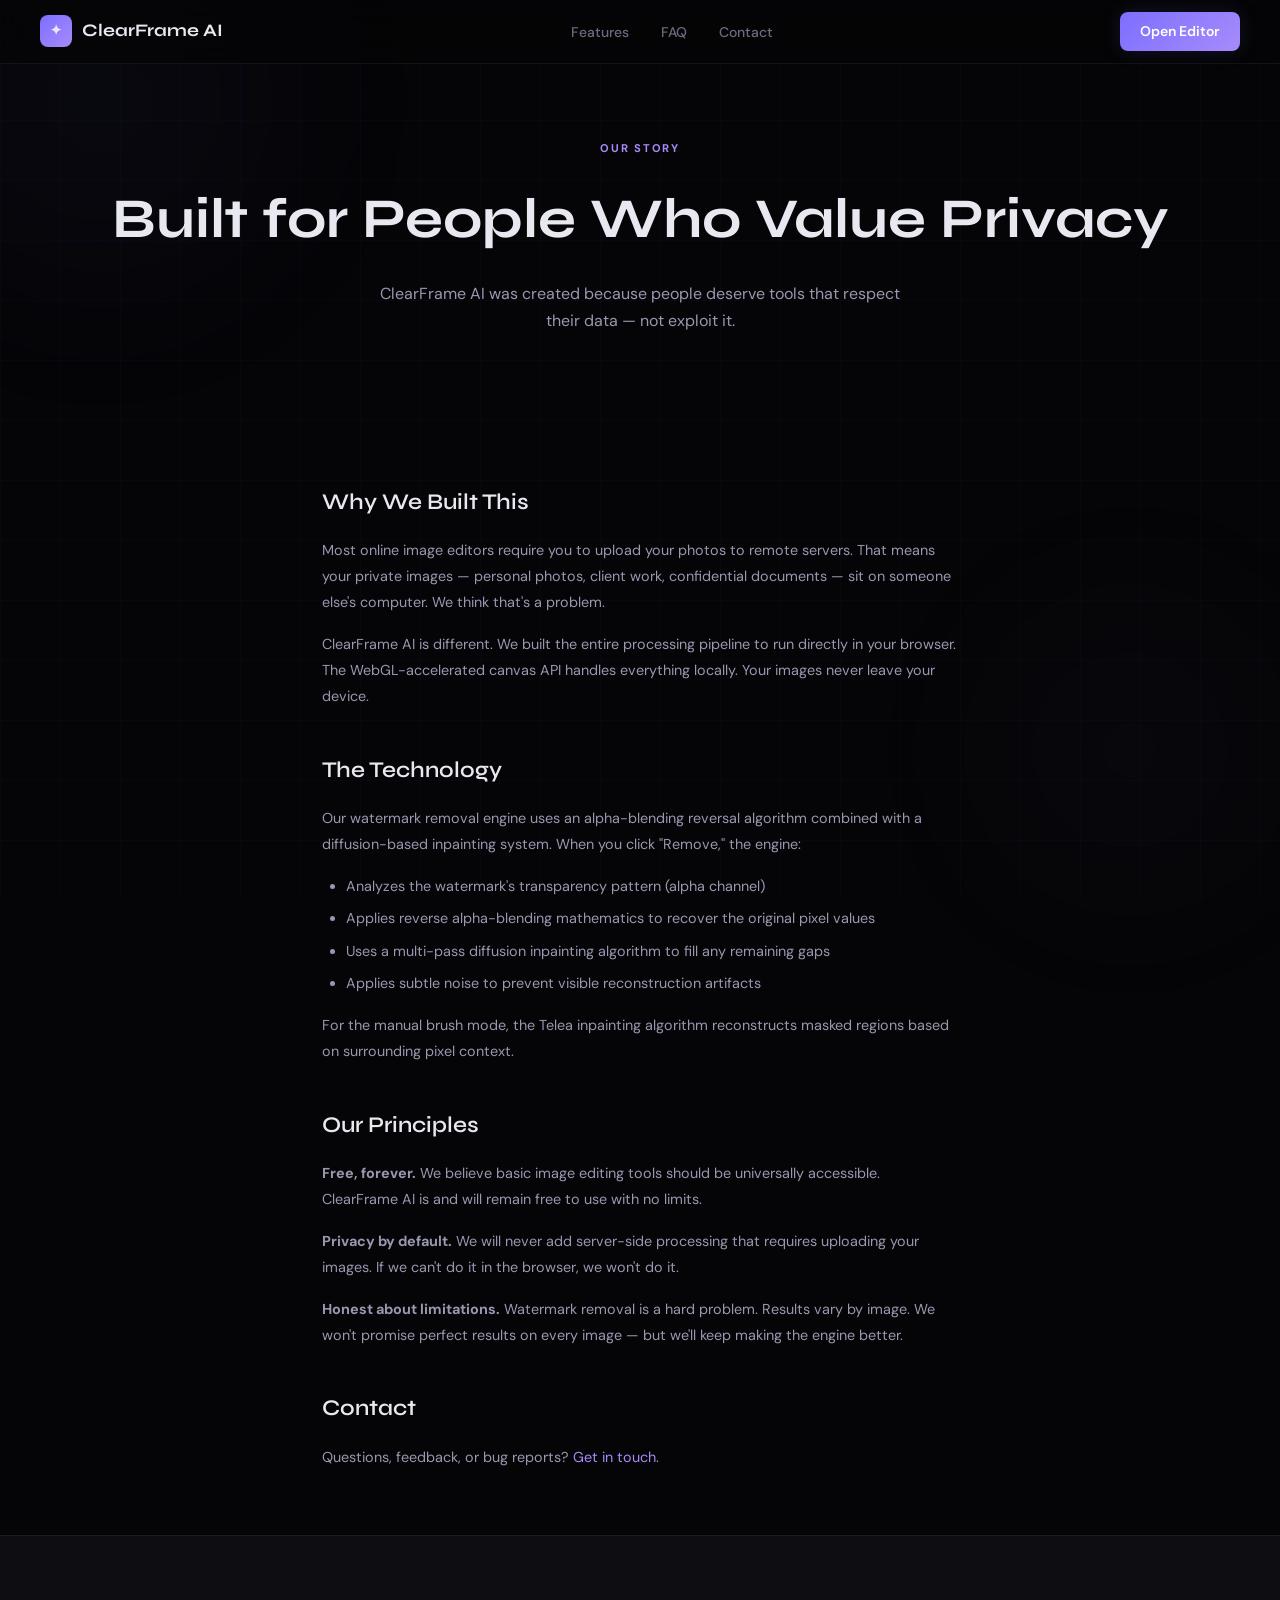
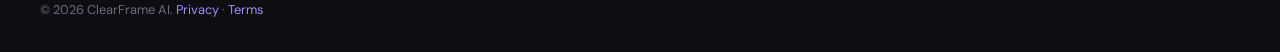
<file: about.html>
<!DOCTYPE html>
<html lang="en">
<head>
  <meta charset="UTF-8" />
  <meta name="viewport" content="width=device-width, initial-scale=1.0" />
  <title>About — ClearFrame AI</title>
  <meta name="description" content="Learn about ClearFrame AI — a free, privacy-first AI watermark remover built for everyone." />
  <meta name="robots" content="index, follow" />
  <link rel="canonical" href="https://clearframe.ai/about.html" />
  <link rel="preconnect" href="https://fonts.googleapis.com" />
  <link rel="preconnect" href="https://fonts.gstatic.com" crossorigin />
  <link href="https://fonts.googleapis.com/css2?family=Syne:wght@400;600;700;800&family=DM+Sans:wght@300;400;500&display=swap" rel="stylesheet" />
  <link rel="stylesheet" href="https://cdnjs.cloudflare.com/ajax/libs/font-awesome/6.5.0/css/all.min.css" />
  <link rel="stylesheet" href="css/style.css" />
  <link rel="icon" type="image/svg+xml" href="img/logo.svg" />
</head>
<body>
<div class="bg-grid" aria-hidden="true"></div>
<div class="orb orb-1" aria-hidden="true"></div>
<div class="orb orb-2" aria-hidden="true"></div>

<nav role="navigation" aria-label="Main navigation">
  <div class="nav-inner">
    <a href="/" class="nav-logo"><div class="nav-logo-icon" aria-hidden="true">✦</div>ClearFrame AI</a>
    <ul class="nav-links" role="list">
      <li><a href="/#features">Features</a></li>
      <li><a href="/#faq">FAQ</a></li>
      <li><a href="contact.html">Contact</a></li>
    </ul>
    <a href="/" class="nav-cta">Open Editor</a>
  </div>
</nav>

<main>
  <div class="page-hero">
    <span class="section-label" style="display:block;margin-bottom:1rem;">Our Story</span>
    <h1>Built for People Who Value Privacy</h1>
    <p>ClearFrame AI was created because people deserve tools that respect their data — not exploit it.</p>
  </div>

  <div class="prose">
    <h2>Why We Built This</h2>
    <p>Most online image editors require you to upload your photos to remote servers. That means your private images — personal photos, client work, confidential documents — sit on someone else's computer. We think that's a problem.</p>
    <p>ClearFrame AI is different. We built the entire processing pipeline to run directly in your browser. The WebGL-accelerated canvas API handles everything locally. Your images never leave your device.</p>

    <h2>The Technology</h2>
    <p>Our watermark removal engine uses an alpha-blending reversal algorithm combined with a diffusion-based inpainting system. When you click "Remove," the engine:</p>
    <ul>
      <li>Analyzes the watermark's transparency pattern (alpha channel)</li>
      <li>Applies reverse alpha-blending mathematics to recover the original pixel values</li>
      <li>Uses a multi-pass diffusion inpainting algorithm to fill any remaining gaps</li>
      <li>Applies subtle noise to prevent visible reconstruction artifacts</li>
    </ul>
    <p>For the manual brush mode, the Telea inpainting algorithm reconstructs masked regions based on surrounding pixel context.</p>

    <h2>Our Principles</h2>
    <p><strong>Free, forever.</strong> We believe basic image editing tools should be universally accessible. ClearFrame AI is and will remain free to use with no limits.</p>
    <p><strong>Privacy by default.</strong> We will never add server-side processing that requires uploading your images. If we can't do it in the browser, we won't do it.</p>
    <p><strong>Honest about limitations.</strong> Watermark removal is a hard problem. Results vary by image. We won't promise perfect results on every image — but we'll keep making the engine better.</p>

    <h2>Contact</h2>
    <p>Questions, feedback, or bug reports? <a href="contact.html">Get in touch</a>.</p>
  </div>
</main>

<footer>
  <div class="footer-inner">
    <div class="footer-bottom" style="border-top:none;padding-top:0;">
      <span>© 2026 ClearFrame AI. <a href="privacy.html" style="color:var(--accent2);text-decoration:none;">Privacy</a> · <a href="terms.html" style="color:var(--accent2);text-decoration:none;">Terms</a></span>
    </div>
  </div>
</footer>
</body>
</html>
</file>
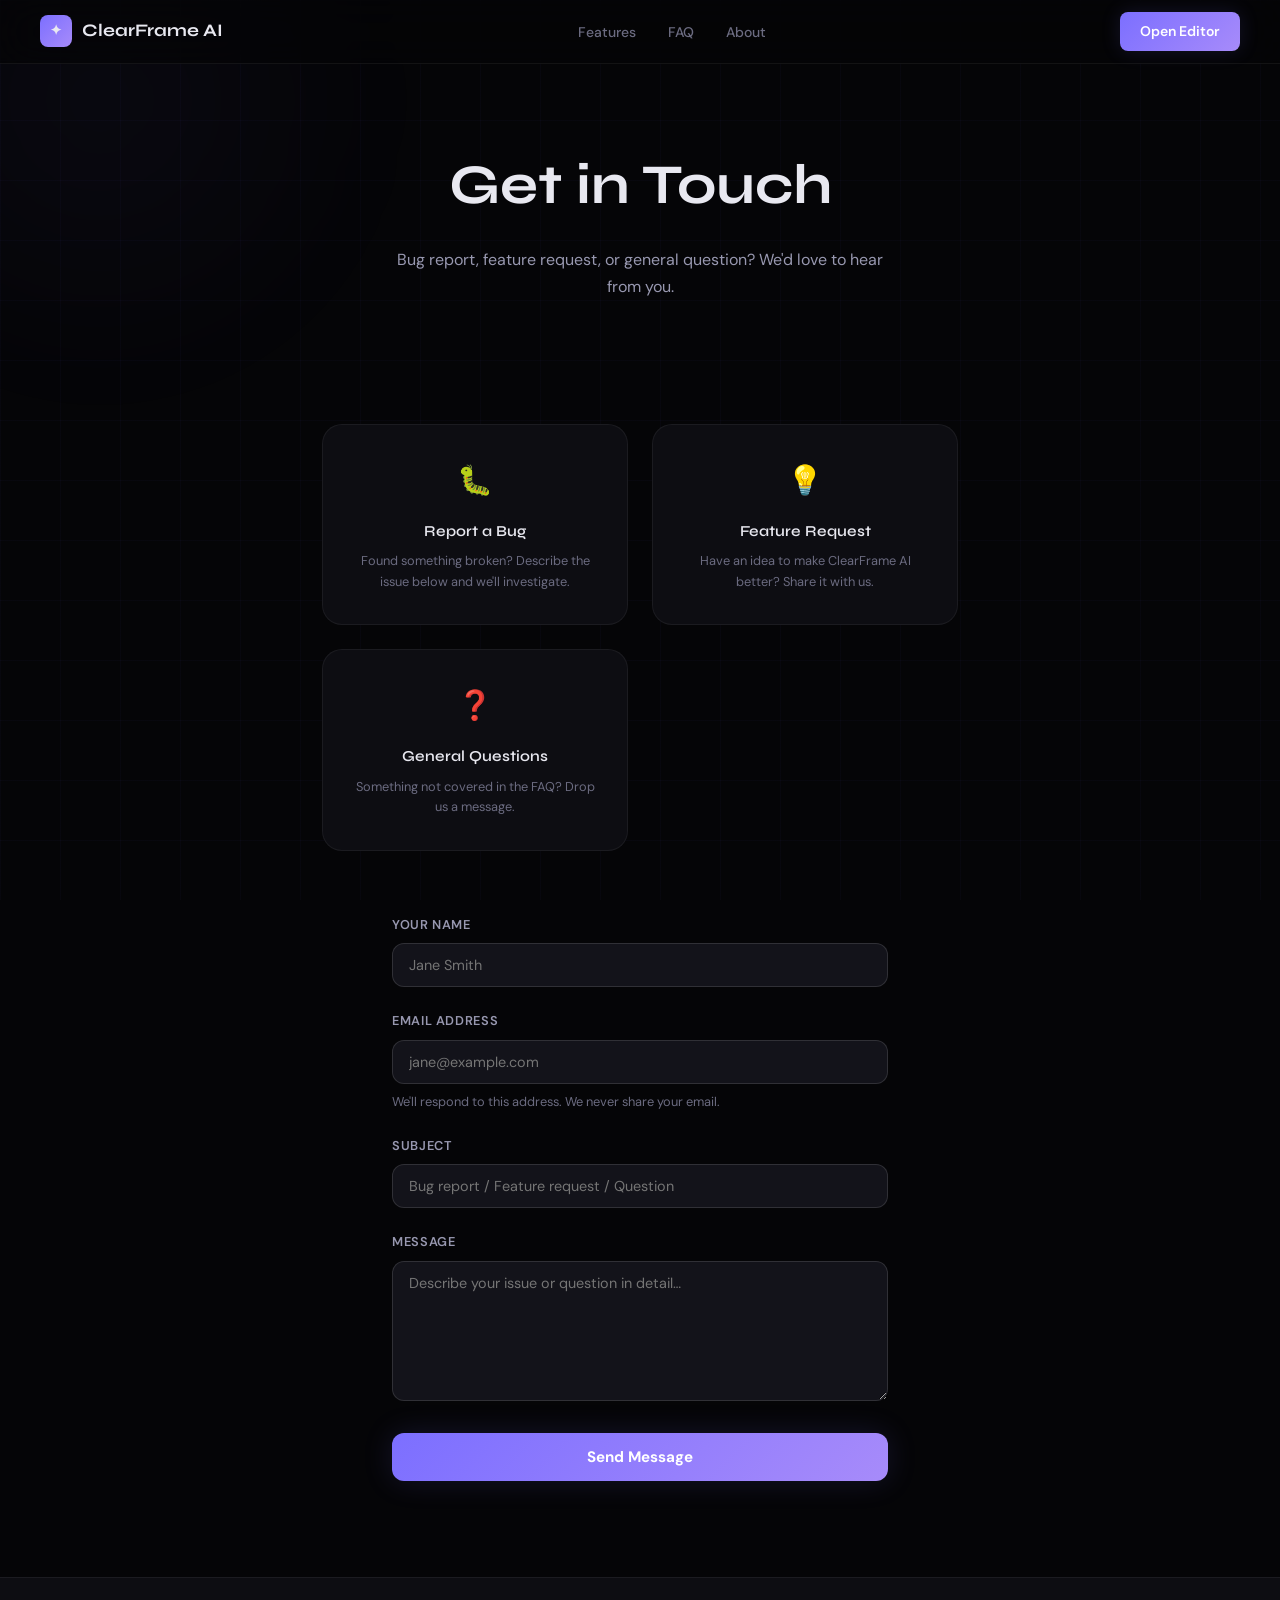
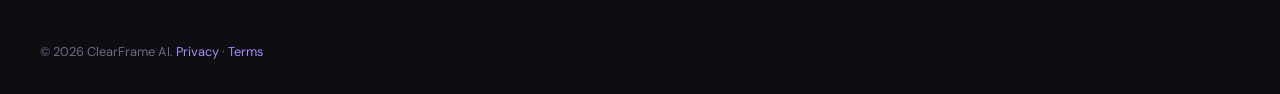
<file: contact.html>
<!DOCTYPE html>
<html lang="en">
<head>
  <meta charset="UTF-8" />
  <meta name="viewport" content="width=device-width, initial-scale=1.0" />
  <title>Contact — ClearFrame AI</title>
  <meta name="description" content="Contact ClearFrame AI. Report bugs, give feedback, or ask questions about our free watermark removal tool." />
  <meta name="robots" content="index, follow" />
  <link rel="canonical" href="https://clearframe.ai/contact.html" />
  <link rel="preconnect" href="https://fonts.googleapis.com" />
  <link rel="preconnect" href="https://fonts.gstatic.com" crossorigin />
  <link href="https://fonts.googleapis.com/css2?family=Syne:wght@400;600;700;800&family=DM+Sans:wght@300;400;500&display=swap" rel="stylesheet" />
  <link rel="stylesheet" href="https://cdnjs.cloudflare.com/ajax/libs/font-awesome/6.5.0/css/all.min.css" />
  <link rel="stylesheet" href="css/style.css" />
  <link rel="icon" type="image/svg+xml" href="img/logo.svg" />
  <style>
    .contact-form-wrapper {
      max-width: 560px; margin: 0 auto; padding: 0 2rem 6rem;
    }
    .form-group { margin-bottom: 1.5rem; }
    .form-label {
      display: block; font-size: 0.8rem; font-weight: 600;
      color: var(--text-dim); margin-bottom: 0.5rem;
      letter-spacing: 0.05em; text-transform: uppercase;
    }
    .form-input, .form-textarea {
      width: 100%; background: var(--surface2); border: 1px solid var(--border-bright);
      color: var(--text); padding: 12px 16px; border-radius: var(--radius);
      font-family: var(--font-body); font-size: 0.9rem;
      outline: none; transition: border-color var(--transition);
    }
    .form-input:focus, .form-textarea:focus { border-color: var(--accent); }
    .form-textarea { min-height: 140px; resize: vertical; }
    .form-note { font-size: 0.8rem; color: var(--text-muted); margin-top: 0.5rem; }
    .contact-cards { display: grid; grid-template-columns: repeat(auto-fit, minmax(200px, 1fr)); gap: 1.5rem; margin: 4rem auto; max-width: 700px; padding: 0 2rem; }
    .contact-card { background: var(--surface); border: 1px solid var(--border); border-radius: var(--radius-lg); padding: 2rem; text-align: center; }
    .contact-card .icon { font-size: 1.8rem; margin-bottom: 1rem; }
    .contact-card h3 { font-family: var(--font-display); font-weight: 600; margin-bottom: 0.5rem; font-size: 0.95rem; }
    .contact-card p { color: var(--text-muted); font-size: 0.8rem; line-height: 1.6; }
  </style>
</head>
<body>
<div class="bg-grid" aria-hidden="true"></div>
<div class="orb orb-1" aria-hidden="true"></div>

<nav role="navigation" aria-label="Main navigation">
  <div class="nav-inner">
    <a href="/" class="nav-logo"><div class="nav-logo-icon" aria-hidden="true">✦</div>ClearFrame AI</a>
    <ul class="nav-links" role="list">
      <li><a href="/#features">Features</a></li>
      <li><a href="/#faq">FAQ</a></li>
      <li><a href="about.html">About</a></li>
    </ul>
    <a href="/" class="nav-cta">Open Editor</a>
  </div>
</nav>

<main>
  <div class="page-hero">
    <h1>Get in Touch</h1>
    <p>Bug report, feature request, or general question? We'd love to hear from you.</p>
  </div>

  <div class="contact-cards">
    <div class="contact-card">
      <div class="icon" aria-hidden="true">🐛</div>
      <h3>Report a Bug</h3>
      <p>Found something broken? Describe the issue below and we'll investigate.</p>
    </div>
    <div class="contact-card">
      <div class="icon" aria-hidden="true">💡</div>
      <h3>Feature Request</h3>
      <p>Have an idea to make ClearFrame AI better? Share it with us.</p>
    </div>
    <div class="contact-card">
      <div class="icon" aria-hidden="true">❓</div>
      <h3>General Questions</h3>
      <p>Something not covered in the FAQ? Drop us a message.</p>
    </div>
  </div>

  <div class="contact-form-wrapper">
    <form id="contact-form" novalidate>
      <div class="form-group">
        <label class="form-label" for="contact-name">Your Name</label>
        <input class="form-input" id="contact-name" type="text" placeholder="Jane Smith" autocomplete="name" />
      </div>
      <div class="form-group">
        <label class="form-label" for="contact-email">Email Address</label>
        <input class="form-input" id="contact-email" type="email" placeholder="jane@example.com" autocomplete="email" />
        <p class="form-note">We'll respond to this address. We never share your email.</p>
      </div>
      <div class="form-group">
        <label class="form-label" for="contact-subject">Subject</label>
        <input class="form-input" id="contact-subject" type="text" placeholder="Bug report / Feature request / Question" />
      </div>
      <div class="form-group">
        <label class="form-label" for="contact-message">Message</label>
        <textarea class="form-textarea" id="contact-message" placeholder="Describe your issue or question in detail…"></textarea>
      </div>
      <button type="submit" class="btn-primary" style="width:100%;justify-content:center;">
        Send Message
      </button>
    </form>
    <div id="form-success" style="display:none;text-align:center;padding:3rem;background:var(--surface);border:1px solid rgba(52,211,153,0.3);border-radius:var(--radius-lg);margin-top:2rem;">
      <div style="font-size:3rem;margin-bottom:1rem;">✓</div>
      <h3 style="font-family:var(--font-display);margin-bottom:0.5rem;">Message Received</h3>
      <p style="color:var(--text-muted);font-size:0.875rem;">Thanks for reaching out. We'll get back to you as soon as we can.</p>
    </div>
  </div>
</main>

<footer>
  <div class="footer-inner">
    <div class="footer-bottom" style="border-top:none;padding-top:0;">
      <span>© 2026 ClearFrame AI. <a href="privacy.html" style="color:var(--accent2);text-decoration:none;">Privacy</a> · <a href="terms.html" style="color:var(--accent2);text-decoration:none;">Terms</a></span>
    </div>
  </div>
</footer>

<script>
  document.getElementById('contact-form').addEventListener('submit', function(e) {
    e.preventDefault();
    this.style.display = 'none';
    document.getElementById('form-success').style.display = 'block';
  });
</script>
</body>
</html>
</file>
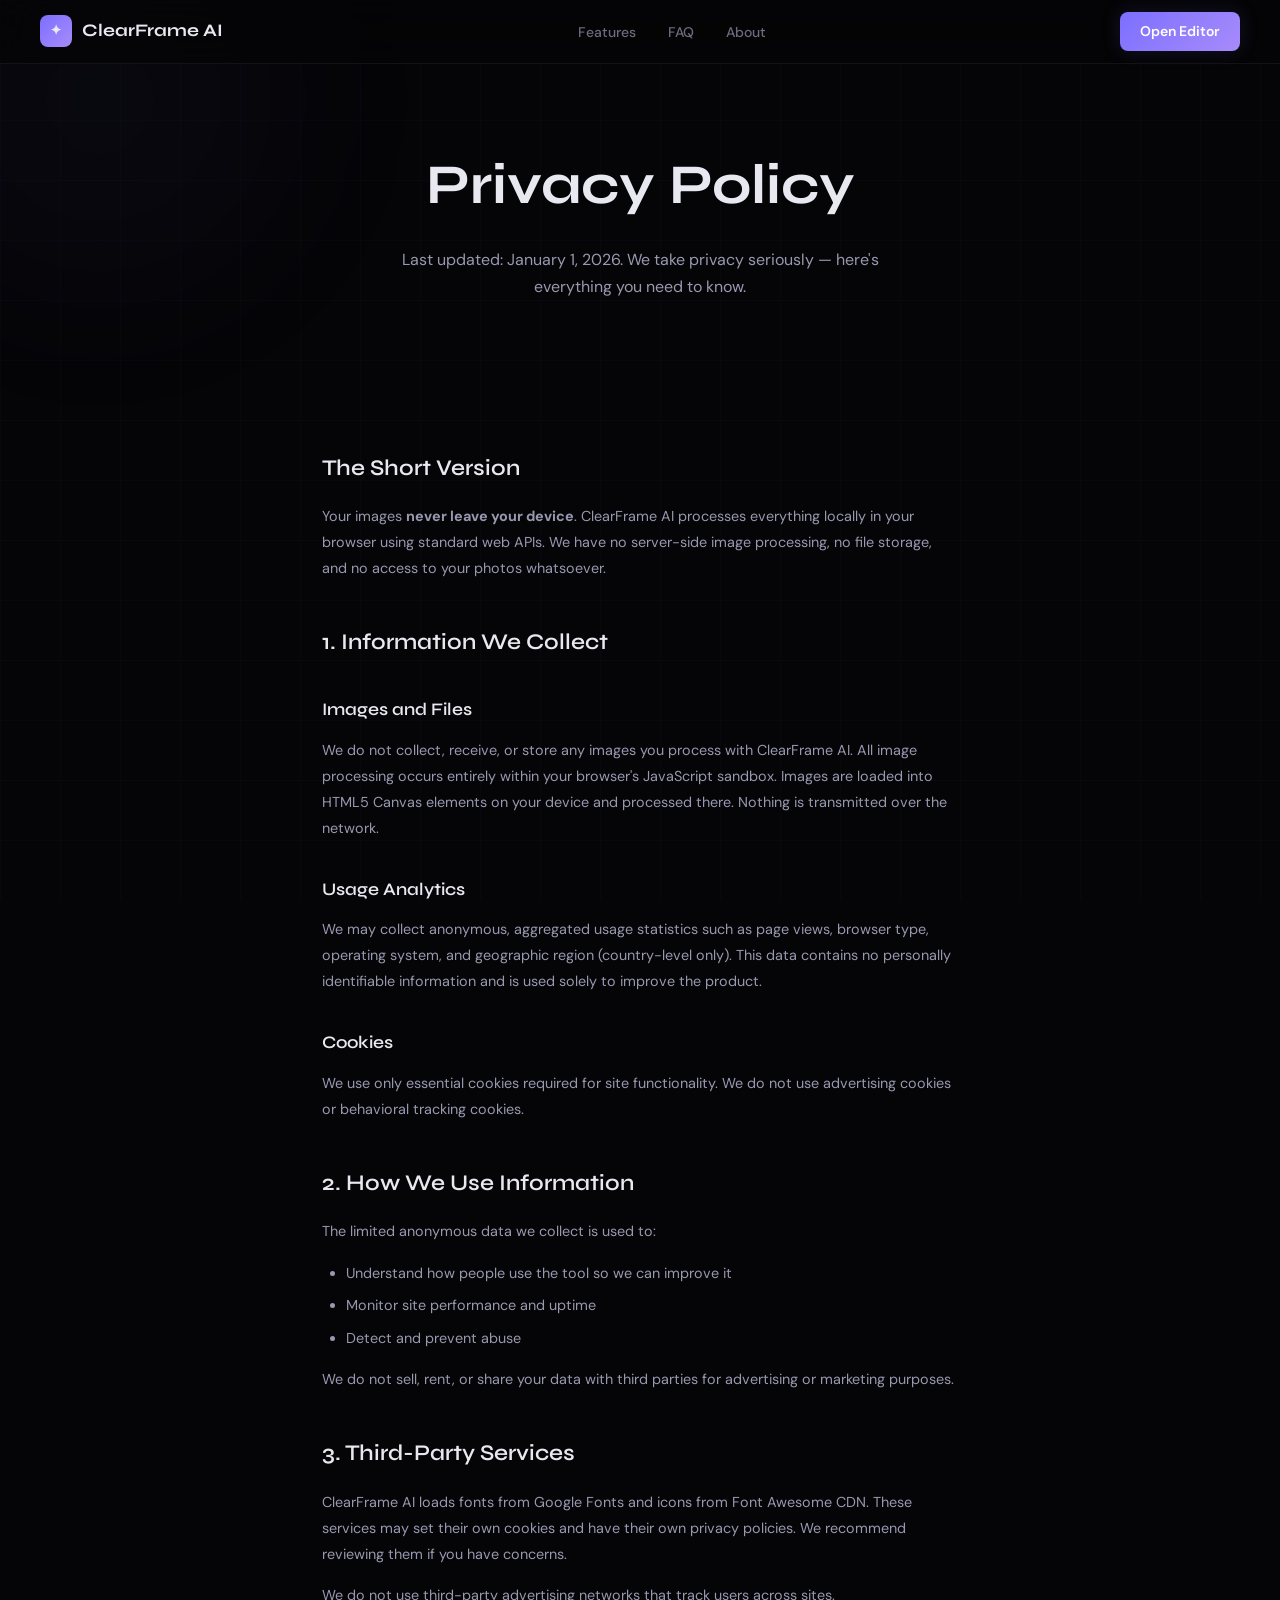
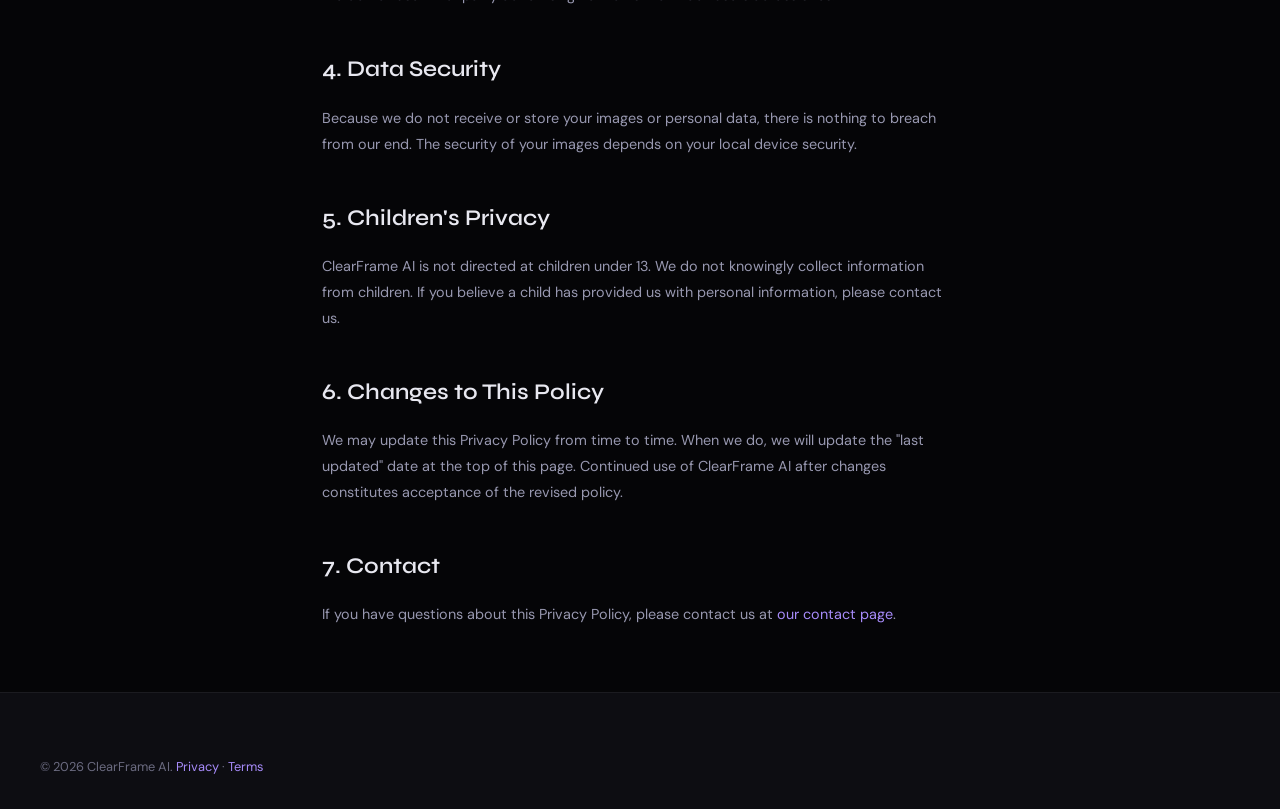
<file: privacy.html>
<!DOCTYPE html>
<html lang="en">
<head>
  <meta charset="UTF-8" />
  <meta name="viewport" content="width=device-width, initial-scale=1.0" />
  <title>Privacy Policy — ClearFrame AI</title>
  <meta name="description" content="ClearFrame AI Privacy Policy. We take privacy seriously — your images are never uploaded to our servers." />
  <meta name="robots" content="index, follow" />
  <link rel="canonical" href="https://clearframe.ai/privacy.html" />
  <link rel="preconnect" href="https://fonts.googleapis.com" />
  <link rel="preconnect" href="https://fonts.gstatic.com" crossorigin />
  <link href="https://fonts.googleapis.com/css2?family=Syne:wght@400;600;700;800&family=DM+Sans:wght@300;400;500&display=swap" rel="stylesheet" />
  <link rel="stylesheet" href="https://cdnjs.cloudflare.com/ajax/libs/font-awesome/6.5.0/css/all.min.css" />
  <link rel="stylesheet" href="css/style.css" />
  <link rel="icon" type="image/svg+xml" href="img/logo.svg" />
</head>
<body>
<div class="bg-grid" aria-hidden="true"></div>
<div class="orb orb-1" aria-hidden="true"></div>

<nav role="navigation" aria-label="Main navigation">
  <div class="nav-inner">
    <a href="/" class="nav-logo"><div class="nav-logo-icon" aria-hidden="true">✦</div>ClearFrame AI</a>
    <ul class="nav-links" role="list">
      <li><a href="/#features">Features</a></li>
      <li><a href="/#faq">FAQ</a></li>
      <li><a href="about.html">About</a></li>
    </ul>
    <a href="/" class="nav-cta">Open Editor</a>
  </div>
</nav>

<main>
  <div class="page-hero">
    <h1>Privacy Policy</h1>
    <p>Last updated: January 1, 2026. We take privacy seriously — here's everything you need to know.</p>
  </div>

  <div class="prose">
    <h2>The Short Version</h2>
    <p>Your images <strong>never leave your device</strong>. ClearFrame AI processes everything locally in your browser using standard web APIs. We have no server-side image processing, no file storage, and no access to your photos whatsoever.</p>

    <h2>1. Information We Collect</h2>
    <h3>Images and Files</h3>
    <p>We do not collect, receive, or store any images you process with ClearFrame AI. All image processing occurs entirely within your browser's JavaScript sandbox. Images are loaded into HTML5 Canvas elements on your device and processed there. Nothing is transmitted over the network.</p>

    <h3>Usage Analytics</h3>
    <p>We may collect anonymous, aggregated usage statistics such as page views, browser type, operating system, and geographic region (country-level only). This data contains no personally identifiable information and is used solely to improve the product.</p>

    <h3>Cookies</h3>
    <p>We use only essential cookies required for site functionality. We do not use advertising cookies or behavioral tracking cookies.</p>

    <h2>2. How We Use Information</h2>
    <p>The limited anonymous data we collect is used to:</p>
    <ul>
      <li>Understand how people use the tool so we can improve it</li>
      <li>Monitor site performance and uptime</li>
      <li>Detect and prevent abuse</li>
    </ul>
    <p>We do not sell, rent, or share your data with third parties for advertising or marketing purposes.</p>

    <h2>3. Third-Party Services</h2>
    <p>ClearFrame AI loads fonts from Google Fonts and icons from Font Awesome CDN. These services may set their own cookies and have their own privacy policies. We recommend reviewing them if you have concerns.</p>
    <p>We do not use third-party advertising networks that track users across sites.</p>

    <h2>4. Data Security</h2>
    <p>Because we do not receive or store your images or personal data, there is nothing to breach from our end. The security of your images depends on your local device security.</p>

    <h2>5. Children's Privacy</h2>
    <p>ClearFrame AI is not directed at children under 13. We do not knowingly collect information from children. If you believe a child has provided us with personal information, please contact us.</p>

    <h2>6. Changes to This Policy</h2>
    <p>We may update this Privacy Policy from time to time. When we do, we will update the "last updated" date at the top of this page. Continued use of ClearFrame AI after changes constitutes acceptance of the revised policy.</p>

    <h2>7. Contact</h2>
    <p>If you have questions about this Privacy Policy, please contact us at <a href="contact.html">our contact page</a>.</p>
  </div>
</main>

<footer>
  <div class="footer-inner">
    <div class="footer-bottom" style="border-top:none;padding-top:0;">
      <span>© 2026 ClearFrame AI. <a href="privacy.html" style="color:var(--accent2);text-decoration:none;">Privacy</a> · <a href="terms.html" style="color:var(--accent2);text-decoration:none;">Terms</a></span>
    </div>
  </div>
</footer>
</body>
</html>
</file>
<file: css/style.css>
@import url('https://fonts.googleapis.com/css2?family=Syne:wght@400;500;600;700;800&family=DM+Sans:wght@300;400;500;600&display=swap');

*, *::before, *::after { box-sizing: border-box; margin: 0; padding: 0; }

:root {
  --bg: #050507;
  --surface: #0d0d12;
  --surface2: #13131a;
  --border: rgba(255,255,255,0.06);
  --border-bright: rgba(255,255,255,0.12);
  --text: #e8e8f0;
  --text-muted: #6b6b80;
  --text-dim: #9898b0;
  --accent: #7c6fff;
  --accent2: #a78bfa;
  --accent-glow: rgba(124,111,255,0.15);
  --green: #34d399;
  --red: #f87171;
  --font-display: 'Syne', sans-serif;
  --font-body: 'DM Sans', sans-serif;
  --radius: 12px;
  --radius-lg: 20px;
  --radius-xl: 28px;
  --transition: 0.2s cubic-bezier(0.4,0,0.2,1);
}

html { scroll-behavior: smooth; }

body {
  font-family: var(--font-body);
  background: var(--bg);
  color: var(--text);
  line-height: 1.6;
  overflow-x: hidden;
  -webkit-font-smoothing: antialiased;
}

/* ─── Animated Background ─── */
.bg-grid {
  position: fixed; inset: 0; z-index: 0; pointer-events: none;
  background-image:
    linear-gradient(rgba(124,111,255,0.03) 1px, transparent 1px),
    linear-gradient(90deg, rgba(124,111,255,0.03) 1px, transparent 1px);
  background-size: 60px 60px;
}

.orb {
  position: fixed; border-radius: 50%; pointer-events: none; z-index: 0;
  filter: blur(80px); opacity: 0.4;
  animation: orb-drift 20s ease-in-out infinite alternate;
}
.orb-1 { width: 600px; height: 600px; background: radial-gradient(circle, #7c6fff22 0%, transparent 70%); top: -200px; left: -200px; animation-duration: 25s; }
.orb-2 { width: 500px; height: 500px; background: radial-gradient(circle, #a78bfa18 0%, transparent 70%); bottom: -100px; right: -100px; animation-duration: 30s; animation-delay: -8s; }
.orb-3 { width: 400px; height: 400px; background: radial-gradient(circle, #34d39910 0%, transparent 70%); top: 40%; left: 50%; transform: translateX(-50%); animation-duration: 20s; animation-delay: -4s; }

@keyframes orb-drift {
  from { transform: translate(0, 0) scale(1); }
  to { transform: translate(40px, 30px) scale(1.05); }
}

/* ─── Particles ─── */
.particles { position: fixed; inset: 0; z-index: 0; pointer-events: none; overflow: hidden; }
.particle {
  position: absolute; width: 2px; height: 2px;
  background: var(--accent); border-radius: 50%; opacity: 0;
  animation: particle-float linear infinite;
}
@keyframes particle-float {
  0% { transform: translateY(100vh) translateX(0); opacity: 0; }
  10% { opacity: 0.4; }
  90% { opacity: 0.2; }
  100% { transform: translateY(-20px) translateX(30px); opacity: 0; }
}

/* ─── Navigation ─── */
nav {
  position: fixed; top: 0; left: 0; right: 0; z-index: 100;
  height: 64px;
  background: rgba(5,5,7,0.7);
  backdrop-filter: blur(20px);
  border-bottom: 1px solid var(--border);
  display: flex; align-items: center;
  padding: 0 2rem;
  transition: var(--transition);
}
nav .nav-inner {
  max-width: 1200px; width: 100%; margin: 0 auto;
  display: flex; align-items: center; justify-content: space-between;
}
.nav-logo {
  display: flex; align-items: center; gap: 10px;
  text-decoration: none; color: var(--text);
  font-family: var(--font-display); font-weight: 700; font-size: 1.1rem;
}
.nav-logo-icon {
  width: 32px; height: 32px;
  background: linear-gradient(135deg, var(--accent), var(--accent2));
  border-radius: 8px;
  display: flex; align-items: center; justify-content: center;
  font-size: 14px;
}
.nav-links {
  display: flex; align-items: center; gap: 2rem;
  list-style: none;
}
.nav-links a {
  color: var(--text-muted); text-decoration: none;
  font-size: 0.875rem; font-weight: 500;
  transition: color var(--transition);
}
.nav-links a:hover { color: var(--text); }
.nav-cta {
  padding: 8px 20px;
  background: linear-gradient(135deg, var(--accent), var(--accent2));
  color: #fff; border-radius: 8px;
  font-weight: 600; font-size: 0.875rem;
  text-decoration: none; transition: opacity var(--transition);
  box-shadow: 0 0 20px var(--accent-glow);
}
.nav-cta:hover { opacity: 0.85; }
.nav-mobile-toggle {
  display: none; background: none; border: none; color: var(--text);
  font-size: 1.2rem; cursor: pointer; padding: 4px;
}
.nav-mobile-menu {
  display: none; position: fixed; top: 64px; left: 0; right: 0; bottom: 0;
  background: rgba(5,5,7,0.97); backdrop-filter: blur(20px);
  z-index: 99; flex-direction: column; align-items: center; justify-content: center;
  gap: 2rem;
}
.nav-mobile-menu.open { display: flex; }
.nav-mobile-menu a {
  color: var(--text); text-decoration: none;
  font-family: var(--font-display); font-size: 1.5rem; font-weight: 600;
  transition: color var(--transition);
}
.nav-mobile-menu a:hover { color: var(--accent2); }

/* ─── Layout ─── */
main { position: relative; z-index: 1; }
section { padding: 100px 2rem; }
.container { max-width: 1200px; margin: 0 auto; }

/* ─── Hero ─── */
#hero {
  min-height: 100vh; display: flex; align-items: center; justify-content: center;
  text-align: center; padding-top: 140px; padding-bottom: 60px;
}
.hero-badge {
  display: inline-flex; align-items: center; gap: 8px;
  background: rgba(124,111,255,0.08); border: 1px solid rgba(124,111,255,0.2);
  padding: 6px 16px; border-radius: 100px;
  font-size: 0.75rem; font-weight: 600; letter-spacing: 0.05em;
  color: var(--accent2); text-transform: uppercase; margin-bottom: 2rem;
}
.hero-badge-dot {
  width: 6px; height: 6px; background: var(--green);
  border-radius: 50%; animation: pulse-dot 2s ease-in-out infinite;
}
@keyframes pulse-dot {
  0%, 100% { opacity: 1; transform: scale(1); }
  50% { opacity: 0.5; transform: scale(0.8); }
}
.hero-title {
  font-family: var(--font-display); font-size: clamp(2.5rem, 7vw, 5.5rem);
  font-weight: 800; line-height: 1.05; letter-spacing: -0.03em;
  margin-bottom: 1.5rem; color: var(--text);
}
.hero-title .grad {
  background: linear-gradient(135deg, #fff 30%, var(--accent2) 70%);
  -webkit-background-clip: text; -webkit-text-fill-color: transparent;
  background-clip: text;
}
.hero-sub {
  font-size: clamp(1rem, 2.5vw, 1.25rem); color: var(--text-dim);
  max-width: 580px; margin: 0 auto 2.5rem; font-weight: 300; line-height: 1.7;
}
.hero-actions { display: flex; gap: 1rem; justify-content: center; flex-wrap: wrap; margin-bottom: 3rem; }
.btn-primary {
  display: inline-flex; align-items: center; gap: 8px;
  padding: 14px 32px; border-radius: var(--radius);
  background: linear-gradient(135deg, var(--accent), var(--accent2));
  color: #fff; font-weight: 700; font-size: 0.95rem;
  text-decoration: none; border: none; cursor: pointer;
  box-shadow: 0 0 30px var(--accent-glow), 0 4px 20px rgba(0,0,0,0.3);
  transition: all var(--transition); font-family: var(--font-body);
}
.btn-primary:hover { transform: translateY(-2px); box-shadow: 0 0 50px var(--accent-glow), 0 8px 30px rgba(0,0,0,0.4); }
.btn-secondary {
  display: inline-flex; align-items: center; gap: 8px;
  padding: 14px 28px; border-radius: var(--radius);
  background: transparent; border: 1px solid var(--border-bright);
  color: var(--text-dim); font-weight: 500; font-size: 0.95rem;
  text-decoration: none; cursor: pointer;
  transition: all var(--transition); font-family: var(--font-body);
}
.btn-secondary:hover { border-color: var(--accent); color: var(--text); background: var(--accent-glow); }
.hero-trust {
  display: flex; gap: 1.5rem; justify-content: center; flex-wrap: wrap;
  font-size: 0.8rem; color: var(--text-muted);
}
.hero-trust span { display: flex; align-items: center; gap: 6px; }
.hero-trust svg { color: var(--green); }

/* ─── Upload zone in hero ─── */
.upload-zone {
  max-width: 680px; margin: 3rem auto 0;
  border: 1.5px dashed var(--border-bright);
  border-radius: var(--radius-xl);
  padding: 3rem 2rem;
  background: rgba(255,255,255,0.015);
  cursor: pointer;
  transition: all var(--transition);
  position: relative; overflow: hidden;
}
.upload-zone::before {
  content: ''; position: absolute; inset: 0;
  background: linear-gradient(135deg, rgba(124,111,255,0.03), transparent 60%);
  pointer-events: none;
}
.upload-zone:hover, .upload-zone.drag-active {
  border-color: var(--accent); background: var(--accent-glow);
  transform: translateY(-2px);
}
.upload-icon { font-size: 2.5rem; margin-bottom: 1rem; opacity: 0.7; }
.upload-title { font-family: var(--font-display); font-size: 1.1rem; font-weight: 600; margin-bottom: 0.5rem; }
.upload-sub { color: var(--text-muted); font-size: 0.875rem; }
.upload-formats { display: flex; gap: 0.5rem; justify-content: center; margin-top: 1.5rem; flex-wrap: wrap; }
.upload-formats span {
  background: var(--surface2); border: 1px solid var(--border);
  padding: 4px 10px; border-radius: 6px; font-size: 0.7rem;
  font-weight: 600; letter-spacing: 0.05em; color: var(--text-muted);
}

/* ─── Before/After Slider ─── */
#before-after { padding: 80px 2rem; }
.ba-wrapper {
  max-width: 800px; margin: 0 auto;
  position: relative; border-radius: var(--radius-xl);
  overflow: hidden; border: 1px solid var(--border);
  background: var(--surface);
  box-shadow: 0 40px 80px rgba(0,0,0,0.4);
}
.ba-container {
  position: relative; height: 400px;
  display: flex; align-items: center; justify-content: center;
  background: linear-gradient(135deg, #1a1a24, #0d0d12);
  overflow: hidden;
}
.ba-label {
  position: absolute; top: 16px; padding: 6px 14px;
  background: rgba(0,0,0,0.6); backdrop-filter: blur(8px);
  border-radius: 100px; font-size: 0.75rem; font-weight: 700;
  letter-spacing: 0.08em; text-transform: uppercase; z-index: 5;
}
.ba-label.before { left: 16px; color: var(--red); border: 1px solid rgba(248,113,113,0.3); }
.ba-label.after { right: 16px; color: var(--green); border: 1px solid rgba(52,211,153,0.3); }
.ba-demo {
  width: 100%; height: 100%;
  display: flex; align-items: center; justify-content: center;
}
.ba-demo-inner {
  display: grid; grid-template-columns: 1fr 1fr;
  width: 100%; height: 100%;
}
.ba-half {
  display: flex; align-items: center; justify-content: center;
  padding: 2rem; font-family: var(--font-display);
}
.ba-half-before { background: rgba(248,113,113,0.04); border-right: 1px solid var(--border); }
.ba-half-after { background: rgba(52,211,153,0.04); }
.watermark-demo {
  width: 200px; height: 140px; border-radius: 12px;
  background: linear-gradient(135deg, #1e1e2a, #252532);
  position: relative; display: flex; align-items: center; justify-content: center;
  border: 1px solid var(--border);
}
.watermark-demo-text {
  font-size: 0.7rem; color: var(--text-muted);
  text-align: center; line-height: 1.4;
}
.watermark-stamp {
  position: absolute; bottom: 8px; right: 8px;
  background: rgba(255,255,255,0.08); border: 1px solid rgba(255,255,255,0.12);
  padding: 3px 8px; border-radius: 4px; font-size: 0.6rem;
  color: rgba(255,255,255,0.5); font-weight: 600;
}
.clean-badge {
  position: absolute; bottom: 8px; right: 8px;
  background: rgba(52,211,153,0.12); border: 1px solid rgba(52,211,153,0.25);
  padding: 3px 8px; border-radius: 4px; font-size: 0.6rem;
  color: var(--green); font-weight: 600;
}

/* ─── Features ─── */
#features { background: transparent; }
.section-label {
  font-size: 0.7rem; font-weight: 700; letter-spacing: 0.15em;
  text-transform: uppercase; color: var(--accent2);
  margin-bottom: 1rem; display: block;
}
.section-title {
  font-family: var(--font-display); font-size: clamp(2rem, 4vw, 3rem);
  font-weight: 700; line-height: 1.15; margin-bottom: 1rem; letter-spacing: -0.02em;
}
.section-sub {
  color: var(--text-dim); max-width: 520px;
  font-size: 1rem; line-height: 1.7; font-weight: 300;
}
.features-grid {
  display: grid; grid-template-columns: repeat(auto-fit, minmax(300px, 1fr));
  gap: 1.5px; margin-top: 4rem;
  background: var(--border);
  border: 1px solid var(--border); border-radius: var(--radius-lg);
  overflow: hidden;
}
.feature-card {
  background: var(--surface); padding: 2.5rem;
  transition: background var(--transition);
  position: relative; overflow: hidden;
}
.feature-card::before {
  content: ''; position: absolute; inset: 0;
  background: linear-gradient(135deg, rgba(124,111,255,0.04), transparent);
  opacity: 0; transition: opacity var(--transition);
}
.feature-card:hover { background: var(--surface2); }
.feature-card:hover::before { opacity: 1; }
.feature-icon {
  width: 48px; height: 48px; border-radius: 12px;
  background: linear-gradient(135deg, rgba(124,111,255,0.15), rgba(167,139,250,0.08));
  border: 1px solid rgba(124,111,255,0.2);
  display: flex; align-items: center; justify-content: center;
  font-size: 1.3rem; margin-bottom: 1.5rem;
}
.feature-title { font-family: var(--font-display); font-size: 1rem; font-weight: 600; margin-bottom: 0.75rem; }
.feature-desc { color: var(--text-muted); font-size: 0.875rem; line-height: 1.7; }

/* ─── How It Works ─── */
#how-it-works { background: var(--surface); border-top: 1px solid var(--border); border-bottom: 1px solid var(--border); }
.steps { display: grid; grid-template-columns: repeat(auto-fit, minmax(220px, 1fr)); gap: 2rem; margin-top: 4rem; }
.step { text-align: center; padding: 2rem 1.5rem; }
.step-num {
  width: 56px; height: 56px; border-radius: 50%;
  background: linear-gradient(135deg, var(--accent), var(--accent2));
  display: flex; align-items: center; justify-content: center;
  font-family: var(--font-display); font-size: 1.2rem; font-weight: 800;
  margin: 0 auto 1.5rem;
  box-shadow: 0 0 30px var(--accent-glow);
}
.step-title { font-family: var(--font-display); font-size: 1rem; font-weight: 600; margin-bottom: 0.75rem; }
.step-desc { color: var(--text-muted); font-size: 0.875rem; line-height: 1.7; }

/* ─── Formats ─── */
.formats-grid { display: flex; gap: 1rem; flex-wrap: wrap; justify-content: center; margin-top: 3rem; }
.format-pill {
  background: var(--surface2); border: 1px solid var(--border);
  padding: 12px 24px; border-radius: var(--radius);
  font-weight: 600; font-size: 0.875rem; color: var(--text-dim);
  transition: all var(--transition);
}
.format-pill:hover { border-color: var(--accent); color: var(--accent2); background: var(--accent-glow); }

/* ─── Testimonials ─── */
#testimonials { overflow: hidden; }
.testimonials-grid { display: grid; grid-template-columns: repeat(auto-fit, minmax(280px, 1fr)); gap: 1.5rem; margin-top: 4rem; }
.testimonial-card {
  background: var(--surface); border: 1px solid var(--border);
  border-radius: var(--radius-lg); padding: 2rem;
  transition: transform var(--transition), border-color var(--transition);
}
.testimonial-card:hover { transform: translateY(-4px); border-color: var(--border-bright); }
.testimonial-stars { color: #fbbf24; font-size: 0.875rem; margin-bottom: 1rem; letter-spacing: 2px; }
.testimonial-text { color: var(--text-dim); font-size: 0.9rem; line-height: 1.7; margin-bottom: 1.5rem; font-style: italic; }
.testimonial-author { display: flex; align-items: center; gap: 12px; }
.testimonial-avatar {
  width: 40px; height: 40px; border-radius: 50%;
  display: flex; align-items: center; justify-content: center;
  font-weight: 700; font-size: 0.875rem; color: #fff;
}
.testimonial-name { font-weight: 600; font-size: 0.875rem; }
.testimonial-role { color: var(--text-muted); font-size: 0.75rem; }

/* ─── FAQ ─── */
#faq { background: var(--surface); border-top: 1px solid var(--border); border-bottom: 1px solid var(--border); }
.faq-list { max-width: 720px; margin: 4rem auto 0; }
.faq-item { border-bottom: 1px solid var(--border); }
.faq-q {
  width: 100%; text-align: left; background: none; border: none;
  padding: 1.5rem 0; color: var(--text); font-family: var(--font-body);
  font-size: 0.95rem; font-weight: 500; cursor: pointer;
  display: flex; justify-content: space-between; align-items: center;
  transition: color var(--transition);
}
.faq-q:hover { color: var(--accent2); }
.faq-q .icon { width: 20px; height: 20px; flex-shrink: 0; transition: transform var(--transition); }
.faq-a {
  max-height: 0; overflow: hidden; transition: max-height 0.35s ease, padding 0.2s;
  color: var(--text-muted); font-size: 0.875rem; line-height: 1.8;
  padding-bottom: 0;
}
.faq-item.open .faq-a { max-height: 300px; padding-bottom: 1.5rem; }
.faq-item.open .faq-q .icon { transform: rotate(45deg); }

/* ─── Privacy ─── */
#privacy { }
.privacy-cards { display: grid; grid-template-columns: repeat(auto-fit, minmax(220px, 1fr)); gap: 1.5rem; margin-top: 3rem; }
.privacy-card {
  background: var(--surface); border: 1px solid var(--border);
  border-radius: var(--radius-lg); padding: 2rem; text-align: center;
}
.privacy-card .icon { font-size: 2rem; margin-bottom: 1rem; }
.privacy-card h3 { font-family: var(--font-display); font-weight: 600; margin-bottom: 0.5rem; font-size: 0.95rem; }
.privacy-card p { color: var(--text-muted); font-size: 0.8rem; line-height: 1.6; }

/* ─── Ad placeholder ─── */
.ad-slot {
  background: var(--surface); border: 1px dashed rgba(255,255,255,0.06);
  border-radius: var(--radius); padding: 1rem;
  text-align: center; color: var(--text-muted); font-size: 0.75rem;
  min-height: 90px; display: flex; align-items: center; justify-content: center;
}

/* ─── CTA ─── */
#cta { text-align: center; }
.cta-box {
  max-width: 700px; margin: 0 auto;
  background: linear-gradient(135deg, rgba(124,111,255,0.08), rgba(167,139,250,0.04));
  border: 1px solid rgba(124,111,255,0.2); border-radius: var(--radius-xl);
  padding: 4rem 3rem;
  position: relative; overflow: hidden;
}
.cta-box::before {
  content: ''; position: absolute;
  width: 300px; height: 300px; border-radius: 50%;
  background: radial-gradient(circle, rgba(124,111,255,0.08), transparent 70%);
  top: -100px; right: -100px; pointer-events: none;
}
.cta-box h2 { font-family: var(--font-display); font-size: clamp(1.8rem, 4vw, 2.8rem); font-weight: 700; margin-bottom: 1rem; letter-spacing: -0.02em; }
.cta-box p { color: var(--text-dim); margin-bottom: 2rem; font-size: 1rem; }

/* ─── Footer ─── */
footer {
  background: var(--surface); border-top: 1px solid var(--border);
  padding: 4rem 2rem 2rem;
}
.footer-inner { max-width: 1200px; margin: 0 auto; }
.footer-grid { display: grid; grid-template-columns: 2fr 1fr 1fr 1fr; gap: 3rem; margin-bottom: 3rem; }
.footer-brand h3 { font-family: var(--font-display); font-size: 1.1rem; font-weight: 700; margin-bottom: 0.75rem; }
.footer-brand p { color: var(--text-muted); font-size: 0.85rem; line-height: 1.7; max-width: 280px; }
.footer-col h4 { font-weight: 600; font-size: 0.8rem; letter-spacing: 0.1em; text-transform: uppercase; color: var(--text-dim); margin-bottom: 1rem; }
.footer-col ul { list-style: none; display: flex; flex-direction: column; gap: 0.6rem; }
.footer-col ul a { color: var(--text-muted); text-decoration: none; font-size: 0.85rem; transition: color var(--transition); }
.footer-col ul a:hover { color: var(--text); }
.footer-bottom {
  border-top: 1px solid var(--border); padding-top: 2rem;
  display: flex; justify-content: space-between; align-items: center; flex-wrap: gap;
  font-size: 0.8rem; color: var(--text-muted);
}
.footer-badges { display: flex; gap: 1rem; flex-wrap: wrap; }
.badge {
  background: rgba(52,211,153,0.08); border: 1px solid rgba(52,211,153,0.2);
  color: var(--green); padding: 4px 10px; border-radius: 100px; font-size: 0.7rem; font-weight: 600;
}

/* ─── Editor ─── */
#editor-section {
  position: fixed; inset: 0; z-index: 200;
  background: var(--bg); display: none; flex-direction: column;
}
#editor-section.visible { display: flex; }

.editor-nav {
  height: 56px; background: rgba(5,5,7,0.95); backdrop-filter: blur(20px);
  border-bottom: 1px solid var(--border);
  display: flex; align-items: center; justify-content: space-between;
  padding: 0 1.5rem; flex-shrink: 0; z-index: 10;
}
.editor-nav-left { display: flex; align-items: center; gap: 1rem; }
.editor-back {
  display: flex; align-items: center; gap: 6px;
  color: var(--text-muted); cursor: pointer; font-size: 0.875rem;
  background: none; border: none; font-family: var(--font-body);
  transition: color var(--transition); padding: 6px 10px;
  border-radius: var(--radius); hover:background var(--surface);
}
.editor-back:hover { color: var(--text); background: var(--surface); }
.editor-filename { font-size: 0.85rem; color: var(--text-dim); font-weight: 500; }
.editor-nav-right { display: flex; align-items: center; gap: 0.75rem; }
.editor-dims { font-size: 0.75rem; color: var(--text-muted); font-family: monospace; }

.editor-body { flex: 1; display: flex; overflow: hidden; }
.editor-sidebar {
  width: 56px; background: rgba(5,5,7,0.8); border-right: 1px solid var(--border);
  display: flex; flex-direction: column; align-items: center;
  padding: 1rem 0; gap: 0.5rem; flex-shrink: 0;
}
.editor-tool-btn {
  width: 40px; height: 40px; border-radius: 10px;
  display: flex; align-items: center; justify-content: center;
  background: none; border: none; color: var(--text-muted);
  cursor: pointer; transition: all var(--transition); font-size: 0.9rem;
}
.editor-tool-btn:hover, .editor-tool-btn.active { color: var(--text); background: var(--surface2); }
.editor-tool-btn:disabled { opacity: 0.25; cursor: not-allowed; }

.editor-canvas-area {
  flex: 1; overflow: hidden; position: relative;
  background-color: #1a1a1a;
  background-image:
    linear-gradient(45deg, #222 25%, transparent 25%),
    linear-gradient(-45deg, #222 25%, transparent 25%),
    linear-gradient(45deg, transparent 75%, #222 75%),
    linear-gradient(-45deg, transparent 75%, #222 75%);
  background-size: 20px 20px;
  background-position: 0 0, 0 10px, 10px -10px, -10px 0px;
  display: flex; align-items: center; justify-content: center;
  cursor: grab;
}
.editor-canvas-area:active { cursor: grabbing; }

.editor-empty {
  position: absolute; inset: 0; z-index: 5;
  display: flex; flex-direction: column; align-items: center; justify-content: center;
  pointer-events: none;
}
.editor-empty.hidden { display: none; }
.editor-upload-prompt {
  width: 280px; text-align: center; pointer-events: all; cursor: pointer;
  padding: 3rem 2rem;
  border: 1.5px dashed var(--border-bright); border-radius: var(--radius-xl);
  background: rgba(255,255,255,0.015);
  transition: all var(--transition);
}
.editor-upload-prompt:hover { border-color: var(--accent); background: var(--accent-glow); }
.editor-upload-prompt .icon { font-size: 2rem; opacity: 0.5; margin-bottom: 1rem; }
.editor-upload-prompt p { color: var(--text-muted); font-size: 0.85rem; }

.canvas-stage {
  position: relative; display: none;
  box-shadow: 0 0 80px rgba(0,0,0,0.6);
  transform-origin: center;
  will-change: transform;
}
.canvas-stage.visible { display: block; }

.editor-bottom-bar {
  position: absolute; bottom: 1.5rem; left: 50%; transform: translateX(-50%);
  display: flex; gap: 1rem; z-index: 10; pointer-events: none;
}
.editor-bottom-bar > * { pointer-events: all; }
.bottom-pill {
  background: rgba(5,5,7,0.9); backdrop-filter: blur(16px);
  border: 1px solid var(--border);
  border-radius: 100px; padding: 8px 16px;
  display: flex; align-items: center; gap: 0.75rem;
  box-shadow: 0 8px 32px rgba(0,0,0,0.4);
}
.remove-btn {
  padding: 10px 28px; border-radius: 100px;
  background: linear-gradient(135deg, var(--accent), var(--accent2));
  color: #fff; font-weight: 700; font-size: 0.85rem;
  border: none; cursor: pointer; font-family: var(--font-body);
  box-shadow: 0 0 20px var(--accent-glow);
  transition: all var(--transition);
  display: flex; align-items: center; gap: 8px;
  min-width: 120px; justify-content: center;
}
.remove-btn:hover { transform: translateY(-1px); box-shadow: 0 0 40px var(--accent-glow); }
.remove-btn:disabled { opacity: 0.5; cursor: not-allowed; transform: none; }
.zoom-pill { font-size: 0.75rem; font-family: monospace; color: var(--text-dim); }
.zoom-btn { background: none; border: none; color: var(--text-muted); cursor: pointer; padding: 4px; font-size: 0.75rem; transition: color var(--transition); }
.zoom-btn:hover { color: var(--text); }

/* Export btn */
.btn-export {
  display: inline-flex; align-items: center; gap: 8px;
  padding: 8px 18px; border-radius: var(--radius);
  background: rgba(255,255,255,0.06); border: 1px solid var(--border);
  color: var(--text); font-weight: 600; font-size: 0.8rem;
  cursor: pointer; font-family: var(--font-body);
  transition: all var(--transition);
}
.btn-export:hover { background: rgba(255,255,255,0.1); }
.btn-export:disabled { opacity: 0.4; cursor: not-allowed; }

/* ─── Loader ─── */
.spinner {
  width: 14px; height: 14px; border-radius: 50%;
  border: 2px solid rgba(255,255,255,0.2);
  border-top-color: #fff;
  animation: spin 0.8s linear infinite;
}
@keyframes spin { to { transform: rotate(360deg); } }

/* ─── Alerts ─── */
.alert-toast {
  position: fixed; top: 80px; left: 50%; transform: translateX(-50%) translateY(-10px);
  background: var(--surface2); border: 1px solid var(--border-bright);
  border-radius: var(--radius); padding: 12px 20px;
  display: flex; align-items: center; gap: 12px;
  font-size: 0.875rem; z-index: 999;
  opacity: 0; transition: all 0.3s ease;
  pointer-events: none; min-width: 280px; max-width: 90vw;
  box-shadow: 0 8px 32px rgba(0,0,0,0.5);
}
.alert-toast.show { opacity: 1; transform: translateX(-50%) translateY(0); pointer-events: all; }
.alert-toast.error { border-color: rgba(248,113,113,0.3); }
.alert-toast.success { border-color: rgba(52,211,153,0.3); }

/* ─── URL Modal ─── */
.modal-overlay {
  position: fixed; inset: 0; z-index: 500;
  background: rgba(0,0,0,0.7); backdrop-filter: blur(8px);
  display: flex; align-items: center; justify-content: center;
  opacity: 0; pointer-events: none; transition: opacity 0.2s;
}
.modal-overlay.open { opacity: 1; pointer-events: all; }
.modal-box {
  background: var(--surface2); border: 1px solid var(--border-bright);
  border-radius: var(--radius-xl); padding: 2rem;
  width: 90%; max-width: 480px;
  transform: scale(0.96); transition: transform 0.2s;
}
.modal-overlay.open .modal-box { transform: scale(1); }
.modal-box h3 { font-family: var(--font-display); font-size: 1.1rem; font-weight: 700; margin-bottom: 0.5rem; }
.modal-box p { color: var(--text-muted); font-size: 0.85rem; margin-bottom: 1.5rem; }
.modal-input {
  width: 100%; background: var(--bg); border: 1px solid var(--border-bright);
  color: var(--text); padding: 12px 16px; border-radius: var(--radius);
  font-family: var(--font-body); font-size: 0.875rem;
  outline: none; transition: border-color var(--transition); margin-bottom: 1.5rem;
}
.modal-input:focus { border-color: var(--accent); }
.modal-actions { display: flex; gap: 0.75rem; justify-content: flex-end; }
.modal-cancel {
  padding: 10px 20px; border-radius: var(--radius);
  background: none; border: 1px solid var(--border);
  color: var(--text-muted); font-family: var(--font-body); cursor: pointer;
  font-size: 0.875rem; transition: all var(--transition);
}
.modal-cancel:hover { border-color: var(--border-bright); color: var(--text); }
.modal-confirm {
  padding: 10px 20px; border-radius: var(--radius);
  background: linear-gradient(135deg, var(--accent), var(--accent2));
  border: none; color: #fff; font-family: var(--font-body);
  font-weight: 600; cursor: pointer; font-size: 0.875rem;
}

/* ─── Page Hero (for sub pages) ─── */
.page-hero { padding: 140px 2rem 60px; text-align: center; }
.page-hero h1 { font-family: var(--font-display); font-size: clamp(2rem, 5vw, 3.5rem); font-weight: 700; margin-bottom: 1rem; }
.page-hero p { color: var(--text-dim); max-width: 520px; margin: 0 auto; font-size: 1rem; line-height: 1.7; }

.prose {
  max-width: 700px; margin: 0 auto; padding: 3rem 2rem;
  color: var(--text-dim); line-height: 1.8;
}
.prose h2 { font-family: var(--font-display); color: var(--text); font-size: 1.4rem; font-weight: 600; margin: 2.5rem 0 1rem; }
.prose h3 { font-family: var(--font-display); color: var(--text); font-size: 1.1rem; font-weight: 600; margin: 2rem 0 0.75rem; }
.prose p { margin-bottom: 1rem; font-size: 0.9rem; }
.prose ul { list-style: disc; padding-left: 1.5rem; margin-bottom: 1rem; }
.prose li { margin-bottom: 0.4rem; font-size: 0.9rem; }
.prose a { color: var(--accent2); text-decoration: none; }
.prose a:hover { text-decoration: underline; }

/* ─── Responsive ─── */
@media (max-width: 768px) {
  section { padding: 70px 1.25rem; }
  .nav-links { display: none; }
  .nav-cta { display: none; }
  .nav-mobile-toggle { display: block; }
  .footer-grid { grid-template-columns: 1fr 1fr; gap: 2rem; }
  .footer-brand { grid-column: 1 / -1; }
  .footer-bottom { flex-direction: column; gap: 1rem; text-align: center; }
  .hero-actions { flex-direction: column; align-items: center; }
  .ba-demo-inner { grid-template-columns: 1fr; height: auto; }
  .ba-container { height: auto; min-height: 320px; }
  .editor-sidebar { width: 48px; }
  .editor-bottom-bar { flex-direction: column; align-items: center; bottom: 1rem; }
  .features-grid { grid-template-columns: 1fr; }
}

@media (max-width: 480px) {
  .footer-grid { grid-template-columns: 1fr; }
  .cta-box { padding: 2.5rem 1.5rem; }
}

/* ─── Scroll reveal ─── */
.reveal { opacity: 0; transform: translateY(24px); transition: opacity 0.6s ease, transform 0.6s ease; }
.reveal.visible { opacity: 1; transform: translateY(0); }
</file>
